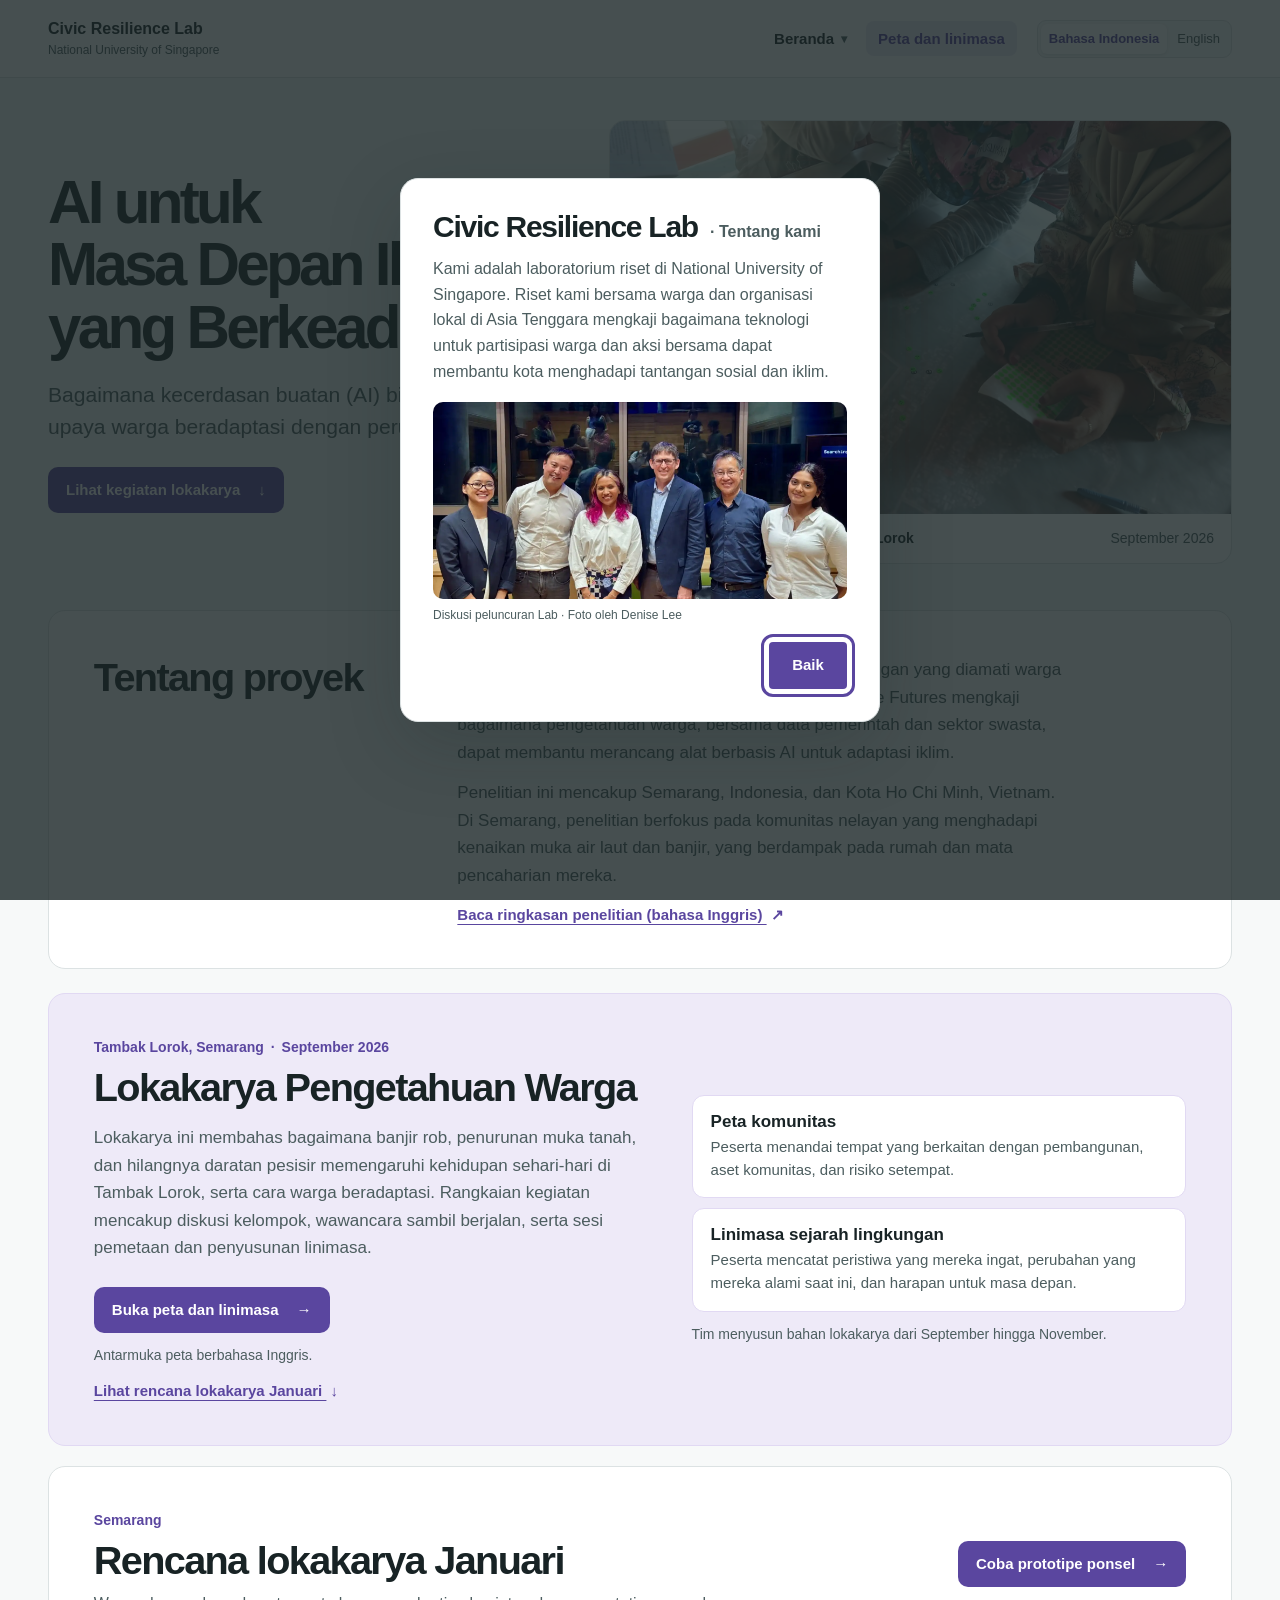
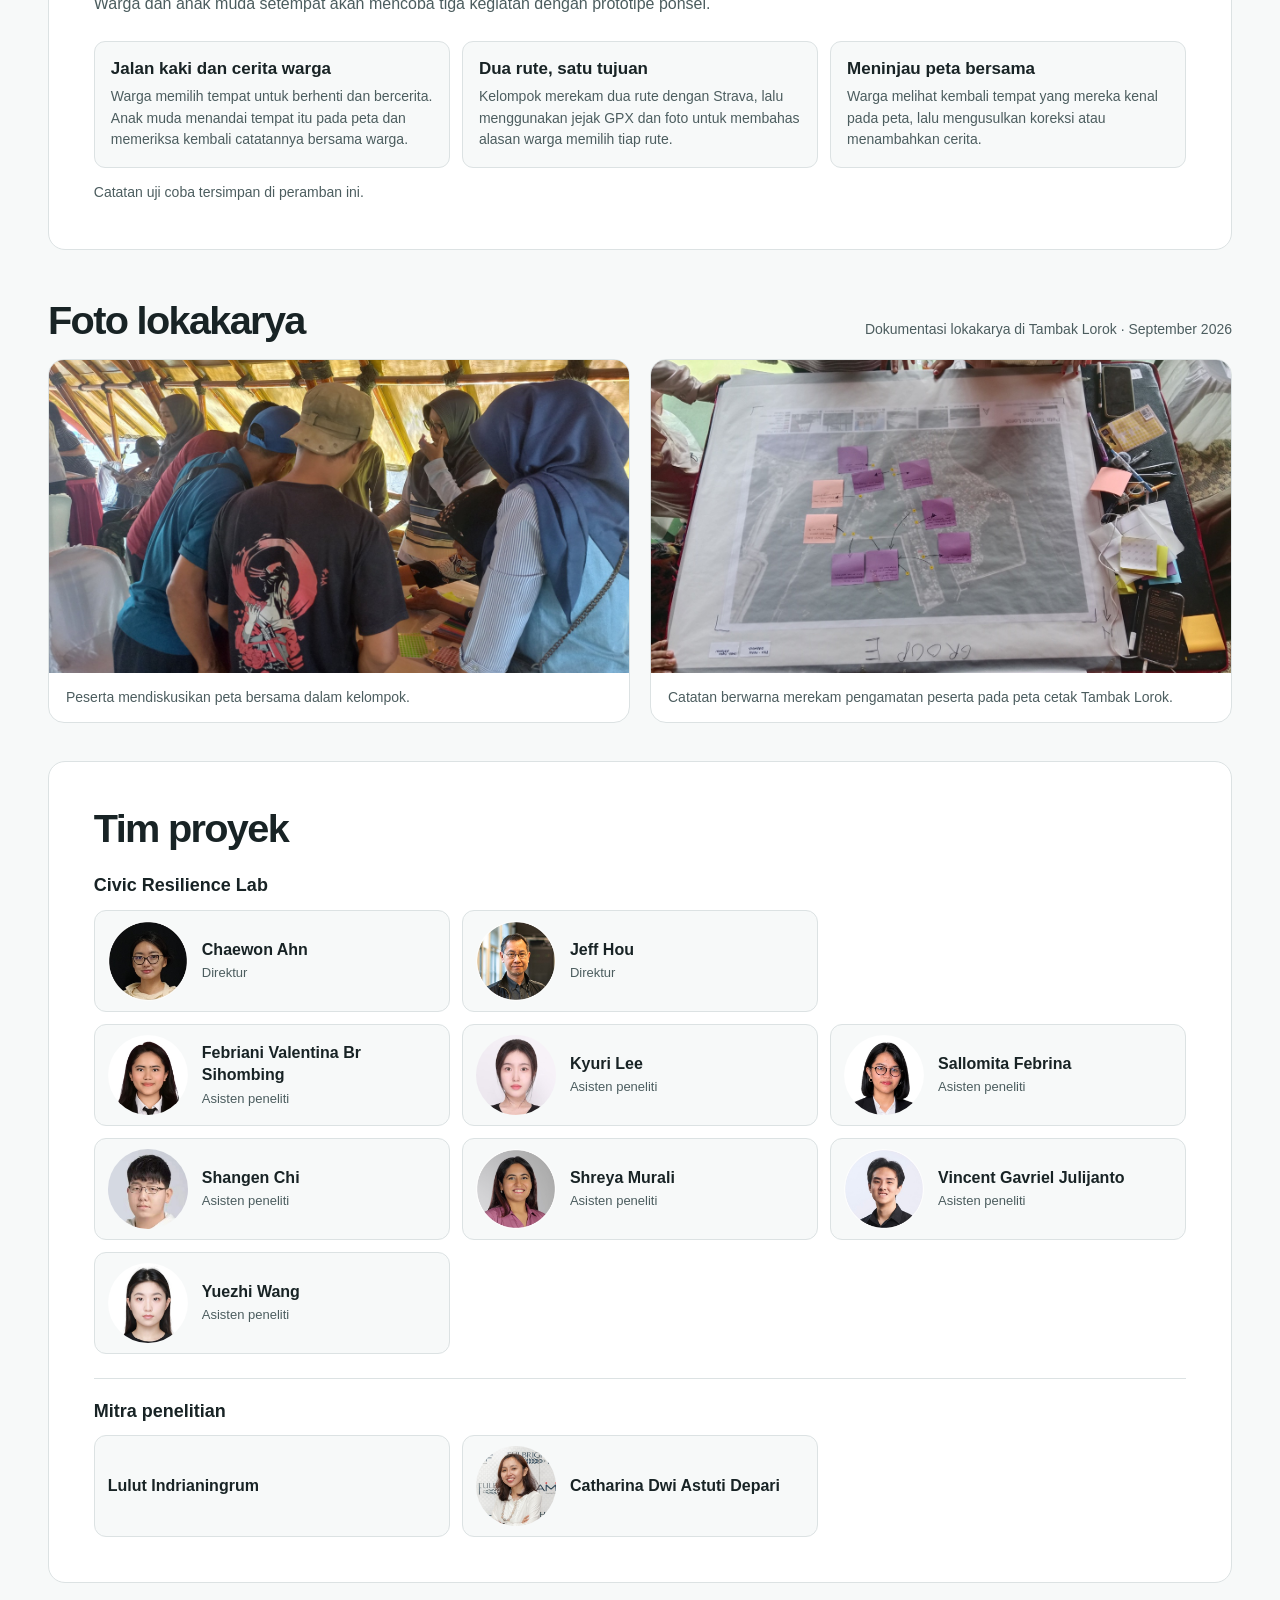
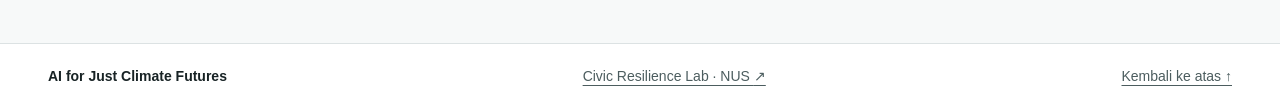
<file: index.html>
<!doctype html>
<html lang="id">
<head>
  <meta charset="utf-8">
  <meta name="viewport" content="width=device-width, initial-scale=1">
  <meta name="description" content="Proyek AI for Just Climate Futures mengkaji peran pengetahuan warga dalam pengembangan AI untuk adaptasi iklim, dengan kegiatan lapangan di Tambak Lorok, Semarang.">
  <title>AI untuk Masa Depan Iklim yang Berkeadilan</title>
  <link rel="stylesheet" href="styles.css">
  <link rel="alternate" hreflang="id" href="./">
  <link rel="alternate" hreflang="en" href="en.html">
  <script defer src="language.js"></script>
  <script defer src="lab-intro.js"></script>
  <script defer src="home-menu.js"></script>
</head>
<body id="top">
  <a class="skip-link" href="#main">Langsung ke isi utama</a>
  <header class="masthead">
    <div class="page-width masthead-inner">
      <a class="lab-name" href="https://nuscivicresilience.org/" lang="en" hreflang="en">
        Civic Resilience Lab
        <span>National University of Singapore</span>
      </a>
      <div class="header-actions">
        <nav class="main-nav" aria-label="Navigasi utama">
          <div class="home-menu">
            <a class="home-link" href="#top">Beranda <span aria-hidden="true">▾</span></a>
            <button class="home-menu-toggle" type="button" aria-controls="home-sections" aria-expanded="false">
              Beranda <span aria-hidden="true">▾</span>
            </button>
            <ul class="home-dropdown" id="home-sections" role="list">
              <li><a href="#about">Tentang</a></li>
              <li><a href="#workshop">Lokakarya</a></li>
              <li><a href="#photos">Foto</a></li>
              <li><a href="#team">Tim</a></li>
            </ul>
          </div>
          <a class="map-nav-link" href="map/" hreflang="en">Peta dan linimasa</a>
        </nav>
        <nav class="language-switch" aria-label="Bahasa situs">
          <span aria-current="page">Bahasa Indonesia</span>
          <a href="en.html" lang="en" hreflang="en">English</a>
        </nav>
      </div>
    </div>
  </header>

  <main id="main" class="page-width">
    <section class="hero" aria-labelledby="project-title">
      <div class="hero-copy">
        <h1 id="project-title"><span>AI untuk</span> <span>Masa Depan Iklim</span> <span>yang Berkeadilan</span></h1>
        <p>Bagaimana kecerdasan buatan (AI) bisa mendukung upaya warga beradaptasi dengan perubahan iklim?</p>
        <a class="primary-link" href="#workshop">Lihat kegiatan lokakarya <span aria-hidden="true">↓</span></a>
      </div>
      <figure class="hero-photo">
        <img src="photos/mapping-together.jpg" alt="Peserta lokakarya bekerja bersama di sekeliling peta cetak dengan catatan berwarna" fetchpriority="high">
        <figcaption>
          <span>Pemetaan bersama warga di Tambak Lorok</span>
          <time datetime="2026-09">September 2026</time>
        </figcaption>
      </figure>
    </section>

    <section class="section about" id="about" aria-labelledby="about-title">
      <h2 id="about-title">Tentang proyek</h2>
      <div class="prose">
        <p>Catatan resmi tidak selalu mencakup perubahan lingkungan yang diamati warga dan cara mereka beradaptasi. Proyek <span lang="en">AI for Just Climate Futures</span> mengkaji bagaimana pengetahuan warga, bersama data pemerintah dan sektor swasta, dapat membantu merancang alat berbasis AI untuk adaptasi iklim.</p>
        <p>Penelitian ini mencakup Semarang, Indonesia, dan Kota Ho Chi Minh, Vietnam. Di Semarang, penelitian berfokus pada komunitas nelayan yang menghadapi kenaikan muka air laut dan banjir, yang berdampak pada rumah dan mata pencaharian mereka.</p>
        <a class="text-link" href="https://nuscivicresilience.org/ai-for-just-climate-futures/" hreflang="en">Baca ringkasan penelitian (bahasa Inggris) <span aria-hidden="true">↗</span></a>
      </div>
    </section>

    <section class="section workshop" id="workshop" aria-labelledby="workshop-title">
      <div class="workshop-copy">
        <p class="section-meta">Tambak Lorok, Semarang <span aria-hidden="true">·</span> September 2026</p>
        <h2 id="workshop-title">Lokakarya Pengetahuan Warga</h2>
        <p class="workshop-description">Lokakarya ini membahas bagaimana banjir rob, penurunan muka tanah, dan hilangnya daratan pesisir memengaruhi kehidupan sehari-hari di Tambak Lorok, serta cara warga beradaptasi. Rangkaian kegiatan mencakup diskusi kelompok, wawancara sambil berjalan, serta sesi pemetaan dan penyusunan linimasa.</p>
        <a class="primary-link" href="map/" hreflang="en">Buka peta dan linimasa <span aria-hidden="true">→</span></a>
        <p class="map-language-note">Antarmuka peta berbahasa Inggris.</p>
        <p><a class="text-link" href="#january-workshop">Lihat rencana lokakarya Januari <span aria-hidden="true">↓</span></a></p>
      </div>
      <div>
        <dl class="workshop-methods">
          <div>
            <dt>Peta komunitas</dt>
            <dd>Peserta menandai tempat yang berkaitan dengan pembangunan, aset komunitas, dan risiko setempat.</dd>
          </div>
          <div>
            <dt>Linimasa sejarah lingkungan</dt>
            <dd>Peserta mencatat peristiwa yang mereka ingat, perubahan yang mereka alami saat ini, dan harapan untuk masa depan.</dd>
          </div>
        </dl>
        <p class="workshop-source">Tim menyusun bahan lokakarya dari September hingga November.</p>
      </div>
    </section>

    <section class="section january-workshop" id="january-workshop" aria-labelledby="january-title">
      <div class="january-heading">
        <div>
          <p class="section-meta">Semarang</p>
          <h2 id="january-title">Rencana lokakarya Januari</h2>
          <p class="january-intro">Warga dan anak muda setempat akan mencoba tiga kegiatan dengan prototipe ponsel.</p>
        </div>
        <a class="primary-link" href="walking-interview/">Coba prototipe ponsel <span aria-hidden="true">→</span></a>
      </div>
      <ul class="january-activities" role="list">
        <li>
          <h3>Jalan kaki dan cerita warga</h3>
          <p>Warga memilih tempat untuk berhenti dan bercerita. Anak muda menandai tempat itu pada peta dan memeriksa kembali catatannya bersama warga.</p>
        </li>
        <li>
          <h3>Dua rute, satu tujuan</h3>
          <p>Kelompok merekam dua rute dengan Strava, lalu menggunakan jejak GPX dan foto untuk membahas alasan warga memilih tiap rute.</p>
        </li>
        <li>
          <h3>Meninjau peta bersama</h3>
          <p>Warga melihat kembali tempat yang mereka kenal pada peta, lalu mengusulkan koreksi atau menambahkan cerita.</p>
        </li>
      </ul>
      <p class="january-note">Catatan uji coba tersimpan di peramban ini.</p>
    </section>

    <section class="photos" id="photos" aria-labelledby="photos-title">
      <div class="section-heading">
        <h2 id="photos-title">Foto lokakarya</h2>
        <p>Dokumentasi lokakarya di Tambak Lorok · September 2026</p>
      </div>
      <div class="photo-grid">
        <figure>
          <img src="photos/group-discussion.jpg" alt="Peserta berkumpul di sekeliling meja di tempat lokakarya" loading="lazy">
          <figcaption>Peserta mendiskusikan peta bersama dalam kelompok.</figcaption>
        </figure>
        <figure>
          <img src="photos/annotated-map.jpg" alt="Peta udara cetak dengan catatan lokakarya berwarna ungu dan jingga" loading="lazy">
          <figcaption>Catatan berwarna merekam pengamatan peserta pada peta cetak Tambak Lorok.</figcaption>
        </figure>
      </div>
    </section>

    <section class="section team" id="team" aria-labelledby="team-title">
      <h2 id="team-title">Tim proyek</h2>
      <div class="team-group">
        <h3 lang="en">Civic Resilience Lab</h3>
        <ul class="team-grid" role="list">
          <li class="team-member">
            <img src="photos/team/chaewon-ahn.jpg" alt="" loading="lazy">
            <div>
              <span>Chaewon Ahn</span>
              <span class="team-role">Direktur</span>
            </div>
          </li>
          <li class="team-member">
            <img src="photos/team/jeff-hou.jpg" alt="" loading="lazy">
            <div>
              <span>Jeff Hou</span>
              <span class="team-role">Direktur</span>
            </div>
          </li>
        </ul>

        <ul class="team-grid" role="list">
          <li class="team-member">
            <img src="photos/team/febriani-valentina-br-sihombing.jpg" alt="" loading="lazy">
            <div>
              <span>Febriani Valentina Br Sihombing</span>
              <span class="team-role">Asisten peneliti</span>
            </div>
          </li>
          <li class="team-member">
            <img src="photos/team/kyuri-lee.jpg" alt="" loading="lazy">
            <div>
              <span>Kyuri Lee</span>
              <span class="team-role">Asisten peneliti</span>
            </div>
          </li>
          <li class="team-member">
            <img src="photos/team/sallomita-febrina.jpg" alt="" loading="lazy">
            <div>
              <span>Sallomita Febrina</span>
              <span class="team-role">Asisten peneliti</span>
            </div>
          </li>
          <li class="team-member">
            <img src="photos/team/shangen-chi.jpg" alt="" loading="lazy">
            <div>
              <span>Shangen Chi</span>
              <span class="team-role">Asisten peneliti</span>
            </div>
          </li>
          <li class="team-member">
            <img src="photos/team/shreya-murali.jpg" alt="" loading="lazy">
            <div>
              <span>Shreya Murali</span>
              <span class="team-role">Asisten peneliti</span>
            </div>
          </li>
          <li class="team-member">
            <img src="photos/team/vincent-gavriel-julijanto.jpg" alt="" loading="lazy">
            <div>
              <span>Vincent Gavriel Julijanto</span>
              <span class="team-role">Asisten peneliti</span>
            </div>
          </li>
          <li class="team-member">
            <img src="photos/team/yuezhi-wang.jpg" alt="" loading="lazy">
            <div>
              <span>Yuezhi Wang</span>
              <span class="team-role">Asisten peneliti</span>
            </div>
          </li>
        </ul>
      </div>
      <div class="team-group">
        <h3>Mitra penelitian</h3>
        <ul class="team-grid" role="list">
          <li class="team-member"><span>Lulut Indrianingrum</span></li>
          <li class="team-member"><img src="photos/team/catharina-dwi-astuti-depari.jpg" alt="" loading="lazy"><span>Catharina Dwi Astuti Depari</span></li>
        </ul>
      </div>
    </section>
  </main>

  <footer class="site-footer">
    <div class="page-width footer-inner">
      <p lang="en">AI for Just Climate Futures</p>
      <a href="https://nuscivicresilience.org/" lang="en" hreflang="en">Civic Resilience Lab · NUS <span aria-hidden="true">↗</span></a>
      <a href="#top">Kembali ke atas <span aria-hidden="true">↑</span></a>
    </div>
  </footer>

  <dialog class="lab-intro" id="lab-intro" aria-labelledby="lab-intro-title" aria-describedby="lab-intro-copy">
    <h2 id="lab-intro-title"><span lang="en">Civic Resilience Lab</span> <span class="lab-intro-about">· Tentang kami</span></h2>
    <p id="lab-intro-copy">Kami adalah laboratorium riset di <span lang="en">National University of Singapore</span>. Riset kami bersama warga dan organisasi lokal di Asia Tenggara mengkaji bagaimana teknologi untuk partisipasi warga dan aksi bersama dapat membantu kota menghadapi tantangan sosial dan iklim.</p>
    <figure class="lab-intro-photo">
      <img src="photos/lab-launch.webp" alt="Pembicara dan penyelenggara berkumpul dalam diskusi peluncuran Civic Resilience Lab">
      <figcaption>Diskusi peluncuran Lab · Foto oleh Denise Lee</figcaption>
    </figure>
    <form method="dialog">
      <button class="primary-link" type="submit" autofocus>Baik</button>
    </form>
  </dialog>
</body>
</html>
</file>
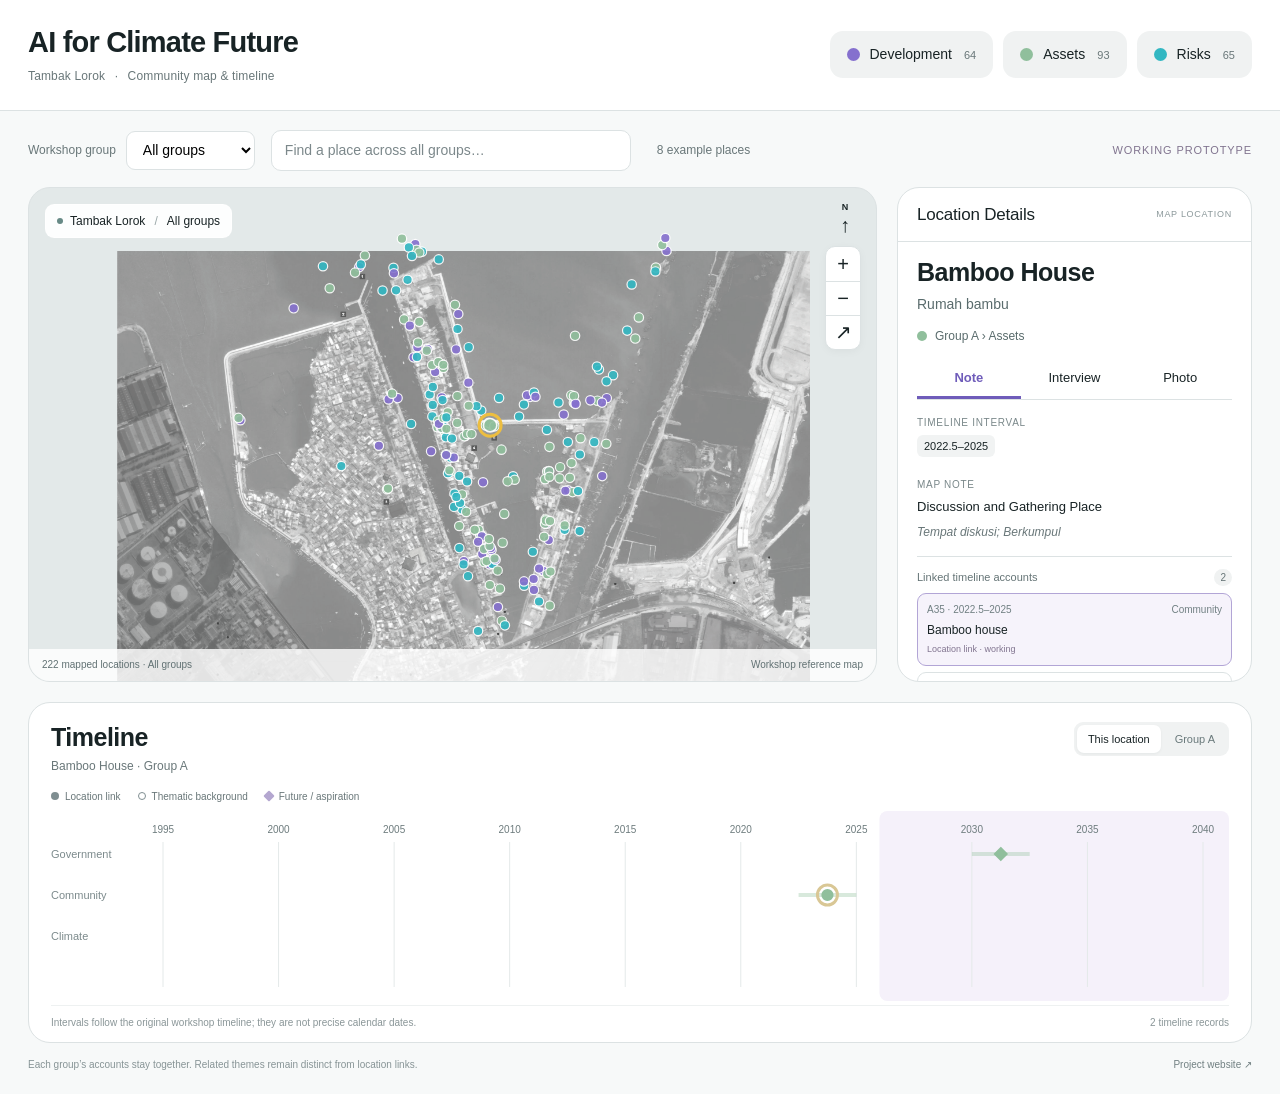
<file: map/index.html>
<!doctype html>
<html lang="en">
<head>
  <meta charset="utf-8">
  <meta name="viewport" content="width=device-width,initial-scale=1">
  <meta name="description" content="Tambak Lorok community mapping: places, community accounts and a shared timeline.">
  <title>AI for Climate Future · Tambak Lorok</title>
  <link rel="stylesheet" href="styles.css">
  <link rel="icon" href="data:,">
  <script defer src="config.js"></script>
  <script defer src="../data/atlas-data.js"></script>
  <script defer src="core.js"></script>
  <script defer src="app.js"></script>
</head>
<body>
  <header class="site-header">
    <div class="brand"><h1>AI for Climate Future</h1><p>Tambak Lorok <span>·</span> Community map &amp; timeline</p></div>
    <nav class="layer-controls" aria-label="Map layers">
      <button type="button" class="layer-chip" data-layer="Development" aria-pressed="true"><span class="dot development"></span>Development <span class="chip-count" id="count-Development"></span></button>
      <button type="button" class="layer-chip" data-layer="Assets" aria-pressed="true"><span class="dot assets"></span>Assets <span class="chip-count" id="count-Assets"></span></button>
      <button type="button" class="layer-chip" data-layer="Risks" aria-pressed="true"><span class="dot risks"></span>Risks <span class="chip-count" id="count-Risks"></span></button>
    </nav>
  </header>
  <main>
    <div class="workspace-toolbar">
      <div class="group-field">
        <label for="group">Workshop group</label>
        <select id="group" aria-label="Workshop group">
          <option value="all" selected>All groups</option>
          <option value="A">Group A</option>
          <option value="B">Group B</option>
          <option value="C">Group C</option>
          <option value="D">Group D</option>
          <option value="E">Group E</option>
        </select>
      </div>
      <div class="place-search"><label class="sr-only" for="place-search">Find a place</label><input id="place-search" type="search" placeholder="Find a place in Group A…" autocomplete="off" aria-controls="search-results"><div id="search-results" class="search-results" hidden></div></div>
      <button id="sample-toggle" class="quiet-button" type="button" aria-pressed="false">8 example places</button>
      <span class="prototype-label">Working prototype</span>
    </div>
    <div class="workspace-grid">
      <section class="map-card" aria-label="Community map">
        <div id="map" class="map-viewport" aria-label="Geographic map of Tambak Lorok">
          <img id="reference-basemap" class="reference-basemap" src="assets/reference-basemap.jpg" alt="Workshop reference basemap of Tambak Lorok" draggable="false">
          <svg id="map-markers" class="map-markers" aria-label="Mapped places"></svg>
          <div id="mapbox-container" hidden></div>
        </div>
        <div class="map-location-label"><span class="map-location-dot"></span>Tambak Lorok <span class="map-separator">/</span> <span id="map-group-label">All groups</span></div>
        <div class="map-controls" aria-label="Map controls"><button id="zoom-in" aria-label="Zoom in" type="button">+</button><button id="zoom-out" aria-label="Zoom out" type="button">−</button><button id="fit-map" aria-label="Show all visible locations" type="button">↗</button></div>
        <div class="north-arrow" aria-hidden="true">N<span>↑</span></div>
        <div id="map-tooltip" class="map-tooltip" hidden></div>
        <div id="map-empty" class="map-empty" hidden>No layers selected. Turn on a layer to see its places.</div>
        <div class="map-bottom"><span id="map-status">222 mapped locations</span><span id="map-source">Workshop reference map</span></div>
      </section>
      <aside class="detail-card" aria-live="polite" aria-label="Location details">
        <div class="panel-heading"><h2 id="detail-heading">Location Details</h2><span class="small-caps" id="selection-type">MAP LOCATION</span></div>
        <div id="detail" class="detail-body"></div>
      </aside>
    </div>
    <section class="timeline-card" aria-label="Community timeline">
      <div class="timeline-heading"><div><h2>Timeline</h2><p id="timeline-subtitle">Community accounts connected to this place</p></div><div class="timeline-view" role="group" aria-label="Timeline scope"><button id="location-view" type="button" aria-pressed="true">This location</button><button id="group-view" type="button" aria-pressed="false">Group A</button></div></div>
      <div class="timeline-legend"><span><i class="legend-location"></i>Location link</span><span><i class="legend-theme"></i>Thematic background</span><span><i class="legend-future"></i>Future / aspiration</span></div>
      <p class="timeline-pan-hint">Swipe sideways to explore the years ↔</p>
      <div id="timeline-empty" class="empty-timeline" hidden></div>
      <div class="timeline-scroll"><svg id="timeline" role="group" aria-label="Workshop timeline"></svg></div>
      <div id="undated-notes" class="undated-notes" hidden></div>
      <div class="timeline-foot"><span>Intervals follow the original workshop timeline; they are not precise calendar dates.</span><span id="timeline-count"></span></div>
    </section>
    <footer class="page-footer"><span>Each group’s accounts stay together. Related themes remain distinct from location links.</span><a href="../en.html">Project website ↗</a></footer>
  </main>
  <noscript>This interactive prototype needs JavaScript enabled.</noscript>
</body>
</html>
</file>
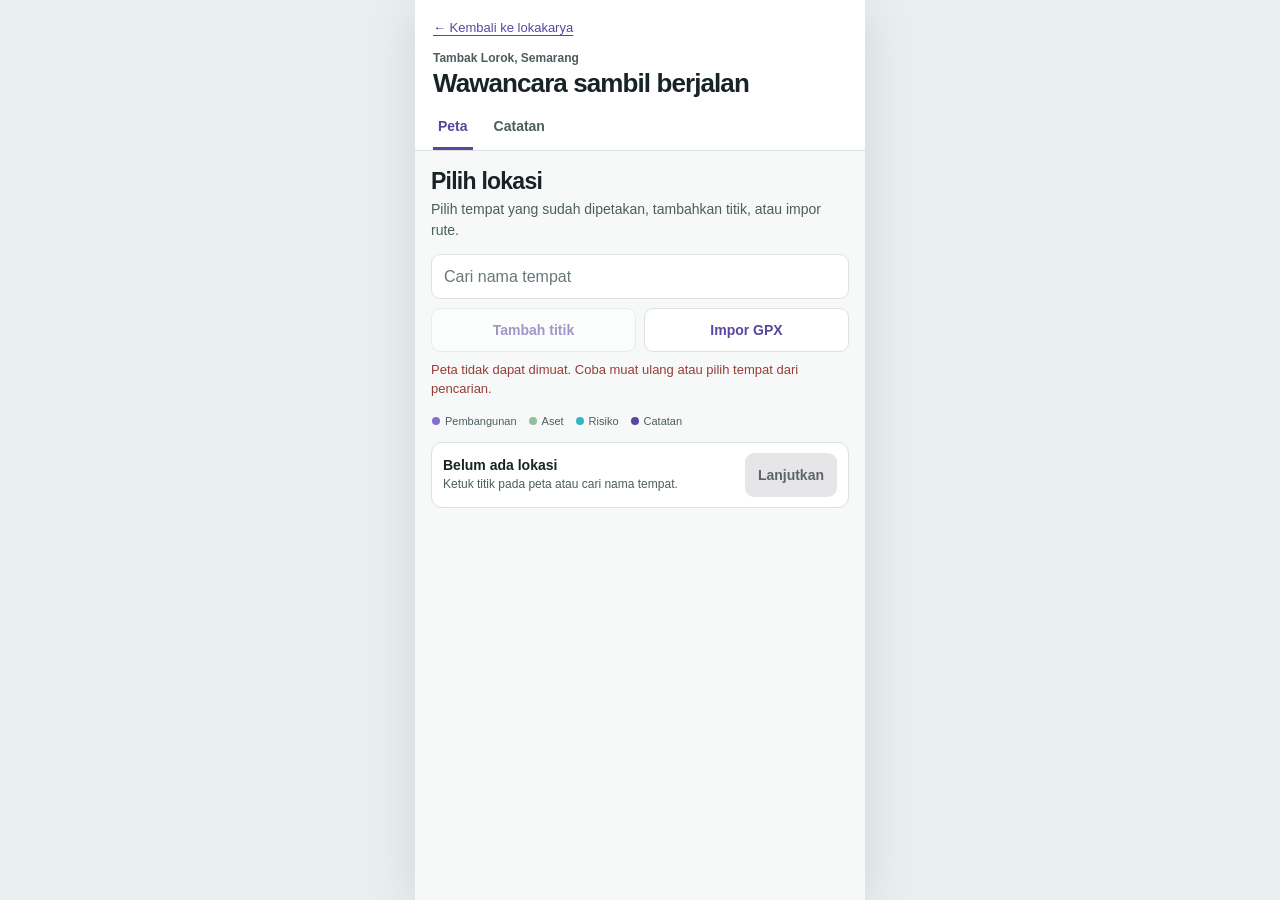
<file: walking-interview/index.html>
<!doctype html>
<html lang="id">
<head>
  <meta charset="utf-8">
  <meta name="viewport" content="width=device-width, initial-scale=1">
  <meta name="description" content="Prototipe pencatatan wawancara sambil berjalan di Tambak Lorok.">
  <title>Wawancara sambil berjalan · Tambak Lorok</title>
  <link rel="icon" href="data:,">
  <link rel="stylesheet" href="styles.css">
  <script defer src="../map/config.js"></script>
  <script defer src="../data/atlas-data.js"></script>
  <script type="module" src="app.js"></script>
</head>
<body>
  <div class="app-shell">
    <header class="app-header">
      <a class="workshop-return" id="workshop-return" href="../#january-workshop">← Kembali ke lokakarya</a>
      <p class="location">Tambak Lorok, Semarang</p>
      <h1>Wawancara sambil berjalan</h1>
      <nav class="main-nav" aria-label="Navigasi prototipe">
        <button type="button" id="nav-map" aria-pressed="true">Peta</button>
        <button type="button" id="nav-records" aria-pressed="false">Catatan <span id="record-count" class="record-count" hidden></span></button>
      </nav>
    </header>

    <main>
      <section id="screen-map" class="screen" aria-labelledby="map-title">
        <div class="screen-heading">
          <h2 id="map-title" tabindex="-1">Pilih lokasi</h2>
          <p>Pilih tempat yang sudah dipetakan, tambahkan titik, atau impor rute.</p>
        </div>
        <div class="place-search">
          <label class="sr-only" for="place-search">Cari nama tempat</label>
          <input type="search" id="place-search" placeholder="Cari nama tempat" autocomplete="off">
          <ul id="search-results" class="search-results" aria-label="Hasil pencarian" hidden></ul>
        </div>
        <div class="actions map-actions">
          <button type="button" class="button secondary" id="add-point" aria-pressed="false" disabled>Tambah titik</button>
          <button type="button" class="button secondary" data-file="gpx-file">Impor GPX</button>
        </div>
        <input type="file" id="gpx-file" accept=".gpx,application/gpx+xml" hidden>
        <p class="message" id="map-message" role="status">Memuat peta…</p>
        <div class="map-card">
          <div id="field-map" aria-label="Peta interaktif Tambak Lorok" role="region"></div>
        </div>
        <ul class="map-legend" aria-label="Legenda peta" role="list">
          <li><span class="legend-dot development"></span>Pembangunan</li>
          <li><span class="legend-dot assets"></span>Aset</li>
          <li><span class="legend-dot risks"></span>Risiko</li>
          <li><span class="legend-dot saved"></span>Catatan</li>
        </ul>
        <div id="draft-route" class="selection-card" hidden>
          <div><strong id="draft-route-name"></strong><small id="draft-route-size"></small></div>
          <button type="button" class="quiet-button" id="remove-route">Hapus rute</button>
        </div>
        <div class="selection-card">
          <div>
            <strong id="selection-name">Belum ada lokasi</strong>
            <small id="selection-meta">Ketuk titik pada peta atau cari nama tempat.</small>
          </div>
          <button class="button primary" type="button" id="start-note" disabled>Lanjutkan</button>
        </div>
      </section>

      <section id="screen-form" class="screen" aria-labelledby="form-title" hidden>
        <button type="button" class="back-button" id="back-to-map">← Peta</button>
        <div class="screen-heading">
          <h2 id="form-title" tabindex="-1">Catat cerita</h2>
          <p id="form-place"></p>
        </div>
        <form id="capture-form">
          <label id="place-name-field" class="field" hidden>
            <span>Nama tempat <small>opsional</small></span>
            <input name="placeName" maxlength="120" placeholder="Misalnya, dermaga lama">
          </label>
          <label class="field">
            <span>Ingatan warga</span>
            <textarea name="memory" rows="4" placeholder="Apa yang warga ingat tentang tempat ini?"></textarea>
          </label>
          <label class="field">
            <span>Waktu kejadian <small>opsional</small></span>
            <input name="eventTime" maxlength="100" placeholder="Misalnya, sekitar tahun 2015">
          </label>
          <label class="field">
            <span>Komentar Anda <small>opsional</small></span>
            <textarea name="comment" rows="3" placeholder="Apa yang Anda amati saat berkunjung?"></textarea>
          </label>
          <label class="field">
            <span>Kelompok pencatat <small>opsional</small></span>
            <input name="recorderGroup" maxlength="80" placeholder="Nama atau kode kelompok">
          </label>
          <fieldset class="media-fieldset">
            <legend>Foto dan audio</legend>
            <div class="actions media-actions">
              <button type="button" class="button secondary" data-file="camera-file">Ambil foto</button>
              <button type="button" class="button secondary" data-file="photo-files">Pilih foto</button>
              <button type="button" class="button secondary" id="record-audio" aria-pressed="false">Rekam audio</button>
              <button type="button" class="button secondary" data-file="audio-files">Pilih audio</button>
            </div>
            <input type="file" id="camera-file" accept="image/*" capture="environment" hidden>
            <input type="file" id="photo-files" accept="image/*" multiple hidden>
            <input type="file" id="audio-files" accept="audio/*,.m4a,.aac,.wav,.mp3,.ogg,.webm" multiple hidden>
            <p class="message" id="media-message" role="status" hidden></p>
            <div id="draft-attachments" class="attachments"></div>
          </fieldset>
          <p class="message error" id="form-error" role="alert" hidden></p>
          <button type="submit" class="button primary full-width" id="review-note">Periksa catatan</button>
        </form>
      </section>

      <section id="screen-review" class="screen" aria-labelledby="review-title" hidden>
        <button type="button" class="back-button" id="edit-note">← Ubah catatan</button>
        <div class="screen-heading">
          <h2 id="review-title" tabindex="-1">Periksa catatan</h2>
          <p>Periksa lokasi, isi, dan lampiran sebelum menyimpan.</p>
        </div>
        <div id="review-content"></div>
        <p class="message" id="save-status" role="status" hidden></p>
        <button type="button" class="button primary full-width" id="save-note">Simpan catatan</button>
      </section>

      <section id="screen-records" class="screen" aria-labelledby="records-title" hidden>
        <div class="screen-heading">
          <h2 id="records-title" tabindex="-1">Catatan tersimpan</h2>
          <p>Catatan dan lampiran tersimpan di peramban ini.</p>
        </div>
        <p class="empty-card" id="empty-records">Belum ada catatan tersimpan.</p>
        <p class="message error" id="records-error" role="alert" hidden></p>
        <ul class="record-list" id="records-list" role="list"></ul>
      </section>

      <section id="screen-detail" class="screen" aria-labelledby="detail-title" hidden>
        <button type="button" class="back-button" id="back-to-records">← Catatan</button>
        <div class="screen-heading">
          <h2 id="detail-title" tabindex="-1">Catatan tersimpan</h2>
          <p id="detail-status" role="status" hidden></p>
        </div>
        <div id="detail-content"></div>
        <button type="button" class="button primary full-width" id="show-record-map">Lihat di peta</button>
      </section>
    </main>
  </div>
</body>
</html>
</file>
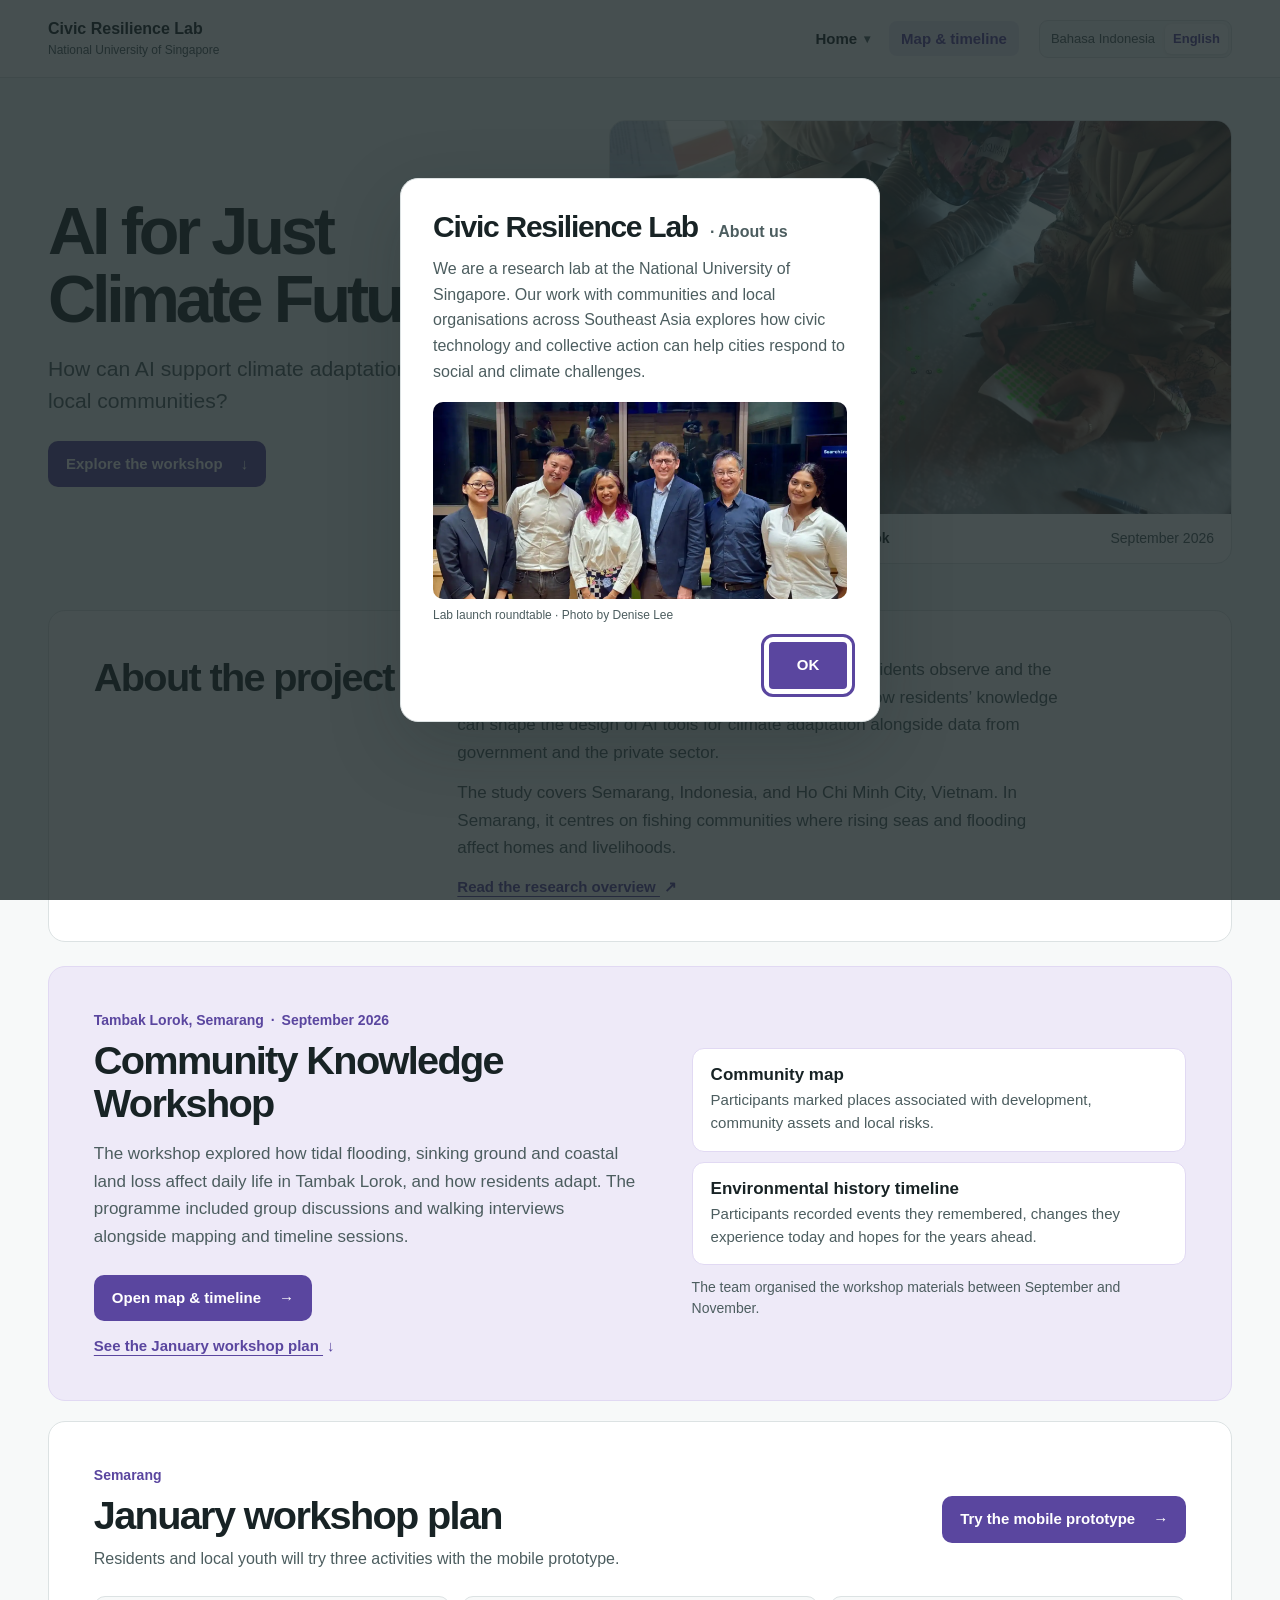
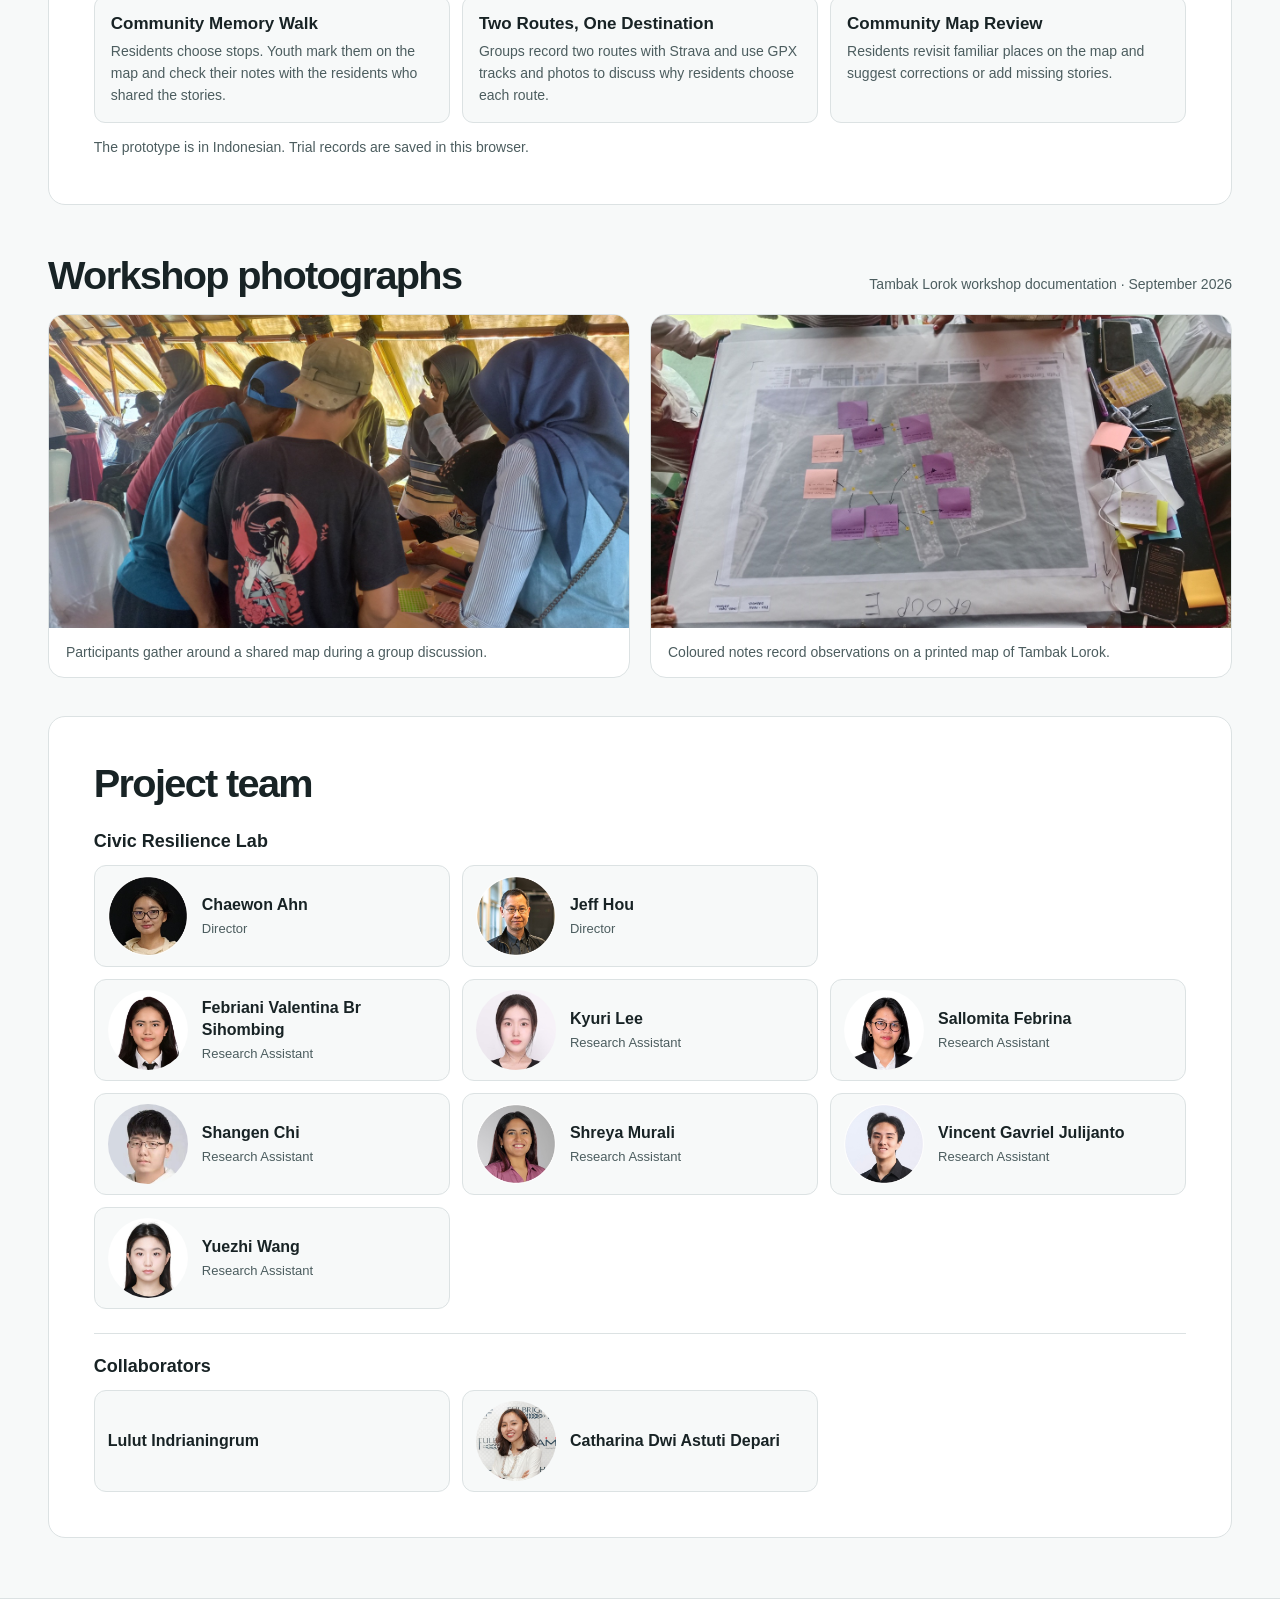
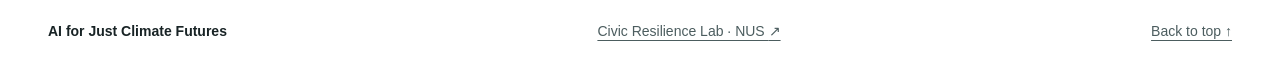
<file: en.html>
<!doctype html>
<html lang="en">
<head>
  <meta charset="utf-8">
  <meta name="viewport" content="width=device-width, initial-scale=1">
  <meta name="description" content="AI for Just Climate Futures explores community participation in AI and climate adaptation, with fieldwork in Tambak Lorok, Semarang.">
  <title>AI for Just Climate Futures</title>
  <link rel="stylesheet" href="styles.css">
  <link rel="alternate" hreflang="id" href="./">
  <link rel="alternate" hreflang="en" href="en.html">
  <script defer src="language.js"></script>
  <script defer src="lab-intro.js"></script>
</head>
<body id="top">
  <a class="skip-link" href="#main">Skip to content</a>
  <header class="masthead">
    <div class="page-width masthead-inner">
      <a class="lab-name" href="https://nuscivicresilience.org/">
        Civic Resilience Lab
        <span>National University of Singapore</span>
      </a>
      <div class="header-actions">
        <nav class="main-nav" aria-label="Main navigation">
          <div class="home-menu">
            <a class="home-link" href="#top">Home <span aria-hidden="true">▾</span></a>
            <ul class="home-dropdown" role="list">
              <li><a href="#about">About</a></li>
              <li><a href="#workshop">Workshop</a></li>
              <li><a href="#photos">Photos</a></li>
              <li><a href="#team">Team</a></li>
            </ul>
          </div>
          <a class="map-nav-link" href="map/">Map &amp; timeline</a>
        </nav>
        <nav class="language-switch" aria-label="Site language">
          <a href="./" lang="id" hreflang="id">Bahasa Indonesia</a>
          <span aria-current="page">English</span>
        </nav>
      </div>
    </div>
  </header>

  <main id="main" class="page-width">
    <section class="hero" aria-labelledby="project-title">
      <div class="hero-copy">
        <h1 id="project-title"><span>AI for Just</span> <span>Climate Futures</span></h1>
        <p>How can AI support climate adaptation shaped by local communities?</p>
        <a class="primary-link" href="#workshop">Explore the workshop <span aria-hidden="true">↓</span></a>
      </div>
      <figure class="hero-photo">
        <img src="photos/mapping-together.jpg" alt="Workshop participants working around a printed map with coloured notes" fetchpriority="high">
        <figcaption>
          <span>Participatory mapping in Tambak Lorok</span>
          <time datetime="2026-09">September 2026</time>
        </figcaption>
      </figure>
    </section>

    <section class="section about" id="about" aria-labelledby="about-title">
      <h2 id="about-title">About the project</h2>
      <div class="prose">
        <p>Official records can miss the environmental changes residents observe and the ways they adapt. AI for Just Climate Futures explores how residents’ knowledge can shape the design of AI tools for climate adaptation alongside data from government and the private sector.</p>
        <p>The study covers Semarang, Indonesia, and Ho Chi Minh City, Vietnam. In Semarang, it centres on fishing communities where rising seas and flooding affect homes and livelihoods.</p>
        <a class="text-link" href="https://nuscivicresilience.org/ai-for-just-climate-futures/">Read the research overview <span aria-hidden="true">↗</span></a>
      </div>
    </section>

    <section class="section workshop" id="workshop" aria-labelledby="workshop-title">
      <div class="workshop-copy">
        <p class="section-meta">Tambak Lorok, Semarang <span aria-hidden="true">·</span> September 2026</p>
        <h2 id="workshop-title">Community Knowledge Workshop</h2>
        <p class="workshop-description">The workshop explored how tidal flooding, sinking ground and coastal land loss affect daily life in Tambak Lorok, and how residents adapt. The programme included group discussions and walking interviews alongside mapping and timeline sessions.</p>
        <a class="primary-link" href="map/">Open map &amp; timeline <span aria-hidden="true">→</span></a>
        <p><a class="text-link" href="#january-workshop">See the January workshop plan <span aria-hidden="true">↓</span></a></p>
      </div>
      <div>
        <dl class="workshop-methods">
          <div>
            <dt>Community map</dt>
            <dd>Participants marked places associated with development, community assets and local risks.</dd>
          </div>
          <div>
            <dt>Environmental history timeline</dt>
            <dd>Participants recorded events they remembered, changes they experience today and hopes for the years ahead.</dd>
          </div>
        </dl>
        <p class="workshop-source">The team organised the workshop materials between September and November.</p>
      </div>
    </section>

    <section class="section january-workshop" id="january-workshop" aria-labelledby="january-title">
      <div class="january-heading">
        <div>
          <p class="section-meta">Semarang</p>
          <h2 id="january-title">January workshop plan</h2>
          <p class="january-intro">Residents and local youth will try three activities with the mobile prototype.</p>
        </div>
        <a class="primary-link" href="walking-interview/?from=en" hreflang="id">Try the mobile prototype <span aria-hidden="true">→</span></a>
      </div>
      <ul class="january-activities" role="list">
        <li>
          <h3>Community Memory Walk</h3>
          <p>Residents choose stops. Youth mark them on the map and check their notes with the residents who shared the stories.</p>
        </li>
        <li>
          <h3>Two Routes, One Destination</h3>
          <p>Groups record two routes with Strava and use GPX tracks and photos to discuss why residents choose each route.</p>
        </li>
        <li>
          <h3>Community Map Review</h3>
          <p>Residents revisit familiar places on the map and suggest corrections or add missing stories.</p>
        </li>
      </ul>
      <p class="january-note">The prototype is in Indonesian. Trial records are saved in this browser.</p>
    </section>

    <section class="photos" id="photos" aria-labelledby="photos-title">
      <div class="section-heading">
        <h2 id="photos-title">Workshop photographs</h2>
        <p>Tambak Lorok workshop documentation · September 2026</p>
      </div>
      <div class="photo-grid">
        <figure>
          <img src="photos/group-discussion.jpg" alt="Participants gathering around a table in the workshop space" loading="lazy">
          <figcaption>Participants gather around a shared map during a group discussion.</figcaption>
        </figure>
        <figure>
          <img src="photos/annotated-map.jpg" alt="A printed aerial map with purple and orange workshop notes" loading="lazy">
          <figcaption>Coloured notes record observations on a printed map of Tambak Lorok.</figcaption>
        </figure>
      </div>
    </section>

    <section class="section team" id="team" aria-labelledby="team-title">
      <h2 id="team-title">Project team</h2>
            <div class="team-group">
        <h3>Civic Resilience Lab</h3>
        <ul class="team-grid" role="list">
          <li class="team-member">
            <img src="photos/team/chaewon-ahn.jpg" alt="" loading="lazy">
            <div>
              <span>Chaewon Ahn</span>
              <span class="team-role">Director</span>
            </div>
          </li>
          <li class="team-member">
            <img src="photos/team/jeff-hou.jpg" alt="" loading="lazy">
            <div>
              <span>Jeff Hou</span>
              <span class="team-role">Director</span>
            </div>
          </li>
        </ul>

        <ul class="team-grid" role="list">
          <li class="team-member">
            <img src="photos/team/febriani-valentina-br-sihombing.jpg" alt="" loading="lazy">
            <div>
              <span>Febriani Valentina Br Sihombing</span>
              <span class="team-role">Research Assistant</span>
            </div>
          </li>
          <li class="team-member">
            <img src="photos/team/kyuri-lee.jpg" alt="" loading="lazy">
            <div>
              <span>Kyuri Lee</span>
              <span class="team-role">Research Assistant</span>
            </div>
          </li>
          <li class="team-member">
            <img src="photos/team/sallomita-febrina.jpg" alt="" loading="lazy">
            <div>
              <span>Sallomita Febrina</span>
              <span class="team-role">Research Assistant</span>
            </div>
          </li>
          <li class="team-member">
            <img src="photos/team/shangen-chi.jpg" alt="" loading="lazy">
            <div>
              <span>Shangen Chi</span>
              <span class="team-role">Research Assistant</span>
            </div>
          </li>
          <li class="team-member">
            <img src="photos/team/shreya-murali.jpg" alt="" loading="lazy">
            <div>
              <span>Shreya Murali</span>
              <span class="team-role">Research Assistant</span>
            </div>
          </li>
          <li class="team-member">
            <img src="photos/team/vincent-gavriel-julijanto.jpg" alt="" loading="lazy">
            <div>
              <span>Vincent Gavriel Julijanto</span>
              <span class="team-role">Research Assistant</span>
            </div>
          </li>
          <li class="team-member">
            <img src="photos/team/yuezhi-wang.jpg" alt="" loading="lazy">
            <div>
              <span>Yuezhi Wang</span>
              <span class="team-role">Research Assistant</span>
            </div>
          </li>
        </ul>
      </div>
      <div class="team-group">
        <h3>Collaborators</h3>
        <ul class="team-grid" role="list">
          <li class="team-member"><span>Lulut Indrianingrum</span></li>
          <li class="team-member"><img src="photos/team/catharina-dwi-astuti-depari.jpg" alt="" loading="lazy"><span>Catharina Dwi Astuti Depari</span></li>
        </ul>
      </div>
    </section>
  </main>

  <footer class="site-footer">
    <div class="page-width footer-inner">
      <p>AI for Just Climate Futures</p>
      <a href="https://nuscivicresilience.org/">Civic Resilience Lab · NUS <span aria-hidden="true">↗</span></a>
      <a href="#top">Back to top <span aria-hidden="true">↑</span></a>
    </div>
  </footer>

  <dialog class="lab-intro" id="lab-intro" aria-labelledby="lab-intro-title" aria-describedby="lab-intro-copy">
    <h2 id="lab-intro-title">Civic Resilience Lab <span class="lab-intro-about">· About us</span></h2>
    <p id="lab-intro-copy">We are a research lab at the National University of Singapore. Our work with communities and local organisations across Southeast Asia explores how civic technology and collective action can help cities respond to social and climate challenges.</p>
    <figure class="lab-intro-photo">
      <img src="photos/lab-launch.webp" alt="Speakers and organisers gathered at the Civic Resilience Lab launch roundtable">
      <figcaption>Lab launch roundtable · Photo by Denise Lee</figcaption>
    </figure>
    <form method="dialog">
      <button class="primary-link" type="submit" autofocus>OK</button>
    </form>
  </dialog>
</body>
</html>
</file>
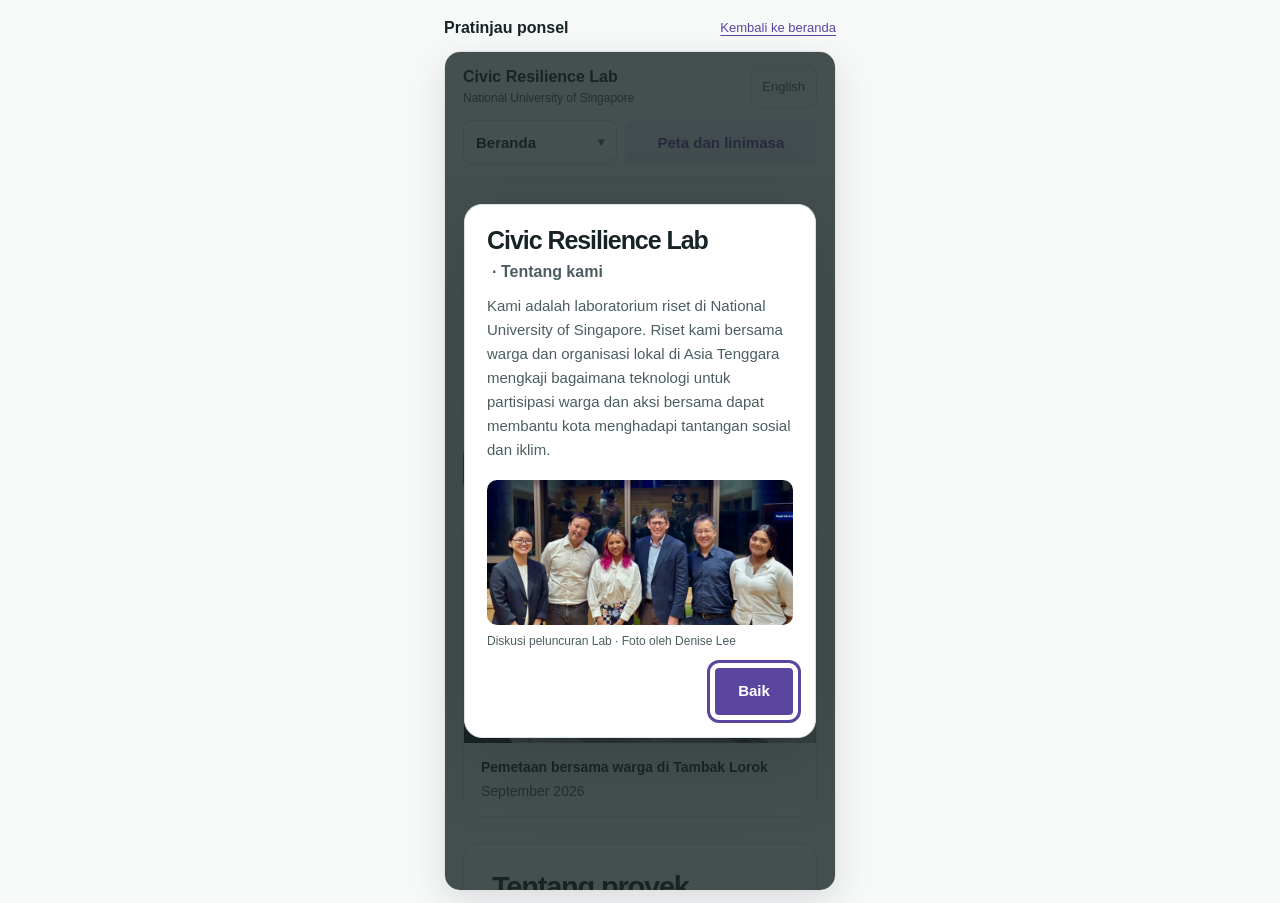
<file: mobile-preview.html>
<!doctype html>
<html lang="id">
<head>
  <meta charset="utf-8">
  <meta name="viewport" content="width=device-width, initial-scale=1">
  <title>Pratinjau ponsel · AI for Just Climate Futures</title>
  <link rel="stylesheet" href="styles.css">
  <style>
    body { padding: 12px; }

    .phone-preview { width: min(100%, 392px); margin-inline: auto; }

    .preview-bar {
      display: flex;
      flex-wrap: wrap;
      align-items: center;
      justify-content: space-between;
      gap: 8px;
      margin-bottom: 8px;
    }

    .preview-bar h1 { font-size: 16px; }

    .preview-bar a { padding-block: 8px; color: var(--accent); font-size: 13px; text-underline-offset: 3px; }

    .preview-screen {
      display: block;
      width: 100%;
      height: min(846px, calc(100dvh - 60px));
      min-height: 380px;
      border: 1px solid var(--line);
      border-radius: 16px;
      background: var(--surface);
      box-shadow: 0 12px 36px rgb(24 35 37 / 12%);
    }
  </style>
</head>
<body>
  <div class="phone-preview">
    <header class="preview-bar">
      <h1>Pratinjau ponsel</h1>
      <a href="./" target="phone-preview">Kembali ke beranda</a>
    </header>
    <iframe class="preview-screen" src="./" name="phone-preview" title="Situs proyek dalam tampilan ponsel"></iframe>
  </div>
</body>
</html>
</file>
<file: styles.css>
:root {
  --ink: #182325;
  --muted: #4c5d5f;
  --line: #dce2e3;
  --canvas: #f7f9f9;
  --surface: #fff;
  --accent: #5a469f;
  --lavender: #eeeaf8;
  font-family: Arial, Helvetica, sans-serif;
  color: var(--ink);
  background: var(--canvas);
  color-scheme: light;
}

* { box-sizing: border-box; }

body { margin: 0; }

h1, h2, p, figure, dl, dd { margin: 0; }

a { color: inherit; }

a:focus-visible, .lab-intro button:focus-visible, .home-menu-toggle:focus-visible {
  outline: 3px solid var(--accent);
  outline-offset: 5px;
  border-radius: 4px;
}

img { display: block; width: 100%; }

.page-width { width: min(1280px, calc(100% - 96px)); margin-inline: auto; }

.skip-link {
  position: absolute;
  inset: 12px auto auto 12px;
  z-index: 1;
  padding: 10px 16px;
  background: var(--surface);
  transform: translateY(-160%);
}

.skip-link:focus { transform: translateY(0); }

.masthead { background: var(--surface); border-bottom: 1px solid var(--line); }

.masthead-inner, .footer-inner {
  display: flex;
  flex-wrap: wrap;
  align-items: center;
  justify-content: space-between;
  gap: 16px 32px;
  padding-block: 19px;
}

.lab-name { font-weight: 700; font-size: 16px; line-height: 1.3; text-decoration: none; }

.lab-name span { display: block; margin-top: 3px; font-weight: 400; color: var(--muted); font-size: 12px; }

.header-actions { display: flex; flex-wrap: wrap; align-items: center; gap: 12px 20px; }

.main-nav { display: flex; flex-wrap: wrap; gap: 4px 7px; }

.main-nav a {
  padding: 9px 12px;
  border-radius: 8px;
  color: var(--muted);
  font-size: 15px;
  text-decoration: none;
}

.main-nav a:hover { color: var(--accent); background: var(--lavender); }

.home-menu { position: relative; }

.main-nav .home-link {
  display: flex;
  align-items: center;
  gap: 7px;
  color: var(--ink);
  font-weight: 700;
  white-space: nowrap;
}

.home-link span { color: var(--muted); font-size: 12px; }

.home-menu-toggle { display: none; }

.home-dropdown {
  display: none;
  position: absolute;
  inset: 100% auto auto 0;
  z-index: 10;
  min-width: 156px;
  margin: 0;
  padding: 6px;
  border: 1px solid var(--line);
  border-radius: 11px;
  background: var(--surface);
  box-shadow: 0 8px 22px rgb(24 35 37 / 13%);
  list-style: none;
}

.home-menu:hover .home-dropdown,
.home-menu:has(:focus-visible) .home-dropdown { display: block; }

.main-nav .home-dropdown a { display: block; white-space: nowrap; }

.main-nav .map-nav-link { color: var(--accent); background: var(--lavender); font-weight: 700; white-space: nowrap; }

.main-nav .map-nav-link:hover { background: #e3daf5; }

.language-switch {
  display: flex;
  align-items: center;
  gap: 2px;
  padding: 3px;
  border: 1px solid var(--line);
  border-radius: 9px;
  background: var(--canvas);
}

.language-switch a, .language-switch span {
  padding: 6px 8px;
  border-radius: 6px;
  color: var(--muted);
  font-size: 13px;
  line-height: 1.4;
  white-space: nowrap;
}

.language-switch a { text-decoration: none; }

.language-switch a:hover { color: var(--accent); text-decoration: underline; text-underline-offset: 3px; }

.language-switch [aria-current="page"] { background: var(--surface); color: var(--accent); font-weight: 700; box-shadow: 0 1px 3px #1823251a; }

main { padding-block: 42px 60px; }

.hero {
  display: grid;
  grid-template-columns: minmax(0, 0.9fr) minmax(0, 1.1fr);
  align-items: center;
  gap: clamp(28px, 4vw, 60px);
  margin-bottom: 46px;
}

.hero h1 { font-size: clamp(46px, 5.2vw, 76px); line-height: 1.02; letter-spacing: -0.062em; }

.hero h1:lang(id) { font-size: clamp(37px, 4.7vw, 68px); line-height: 1.04; }

.hero h1 span { display: block; }

.hero-copy p { max-width: 24em; margin-top: 20px; color: var(--muted); font-size: clamp(18px, 1.65vw, 23px); line-height: 1.48; }

.primary-link {
  display: inline-flex;
  align-items: center;
  gap: 18px;
  margin-top: 25px;
  padding: 13px 18px;
  border-radius: 10px;
  background: var(--accent);
  color: var(--surface);
  font-size: 15px;
  font-weight: 700;
  line-height: 1.35;
  text-decoration: none;
}

.primary-link:hover { background: #4b398b; }

html:has(.lab-intro[open]) { overflow: hidden; }

.lab-intro {
  position: fixed;
  inset: 0;
  width: min(480px, calc(100% - 36px));
  height: fit-content;
  max-height: calc(100% - 36px);
  margin: auto;
  padding: clamp(22px, 4vw, 32px);
  border: 1px solid var(--line);
  border-radius: 18px;
  background: var(--surface);
  color: var(--ink);
  box-shadow: 0 24px 72px rgb(24 35 37 / 22%);
}

.lab-intro::backdrop { background: rgb(24 35 37 / 80%); }

.lab-intro h2 { font-size: 30px; }

.lab-intro-about {
  display: inline-block;
  margin-left: 5px;
  color: var(--muted);
  font-size: 16px;
  font-weight: 600;
  letter-spacing: 0;
}

.lab-intro p { margin-top: 12px; color: var(--muted); font-size: 16px; line-height: 1.6; }

.lab-intro-photo { margin-top: 18px; }

.lab-intro-photo img {
  aspect-ratio: 2.1;
  object-fit: cover;
  object-position: center 46%;
  border-radius: 10px;
}

.lab-intro-photo figcaption { padding: 7px 0 0; font-size: 12px; }

.lab-intro form { display: flex; justify-content: flex-end; margin-top: 18px; }

.lab-intro .primary-link {
  justify-content: center;
  min-width: 78px;
  margin: 0;
  border: 0;
  font-family: inherit;
  cursor: pointer;
}

.hero-photo, .photo-grid figure {
  overflow: hidden;
  border: 1px solid var(--line);
  border-radius: 16px;
  background: var(--surface);
}

.hero-photo img { aspect-ratio: 1.58; object-fit: cover; object-position: center 58%; }

figcaption { padding: 14px 17px; color: var(--muted); font-size: 14px; line-height: 1.5; }

.hero-photo figcaption { display: flex; flex-wrap: wrap; justify-content: space-between; gap: 3px 18px; }

.hero-photo figcaption span { font-weight: 700; color: var(--ink); }

main section[id] { scroll-margin-top: 20px; }

.section {
  display: grid;
  grid-template-columns: minmax(220px, 0.6fr) minmax(0, 1.4fr);
  gap: 20px clamp(28px, 4vw, 64px);
  padding: clamp(28px, 3.5vw, 51px);
  border: 1px solid var(--line);
  border-radius: 17px;
  background: var(--surface);
}

h2 { font-size: clamp(29px, 3.1vw, 43px); line-height: 1.09; letter-spacing: -0.042em; }

.prose { max-width: 69ch; }

.prose p, .workshop-description { color: var(--muted); font-size: 17px; line-height: 1.62; }

.prose p + p { margin-top: 13px; }

.text-link { display: inline-block; margin-top: 16px; color: var(--accent); font-size: 15px; font-weight: 700; text-underline-offset: 4px; }

.text-link span { display: inline-block; margin-left: 4px; }

.workshop {
  grid-template-columns: minmax(0, 1.05fr) minmax(0, 0.95fr);
  align-items: center;
  margin-top: 24px;
  border-color: #e1d9f3;
  background: var(--lavender);
}

.section-meta { margin-bottom: 11px; font-size: 14px; font-weight: 700; color: var(--accent); }

.section-meta span { margin-inline: 3px; }

.workshop-description { margin-top: 15px; }

.workshop-methods { display: grid; gap: 10px; }

.workshop-methods div { padding: 16px 18px; border: 1px solid #e1d9f3; border-radius: 12px; background: var(--surface); }

.workshop-methods dt { margin-bottom: 3px; font-size: 17px; font-weight: 700; }

.workshop-methods dd { color: var(--muted); font-size: 15px; line-height: 1.55; }

.workshop-source, .map-language-note { margin-top: 12px; color: var(--muted); font-size: 14px; line-height: 1.5; }

.january-workshop { display: block; margin-top: 20px; }

.january-heading { display: flex; flex-wrap: wrap; align-items: center; justify-content: space-between; gap: 15px 24px; }

.january-intro { margin-top: 10px; color: var(--muted); font-size: 16px; line-height: 1.55; }

.january-heading .primary-link { margin-top: 0; }

.january-activities {
  display: grid;
  grid-template-columns: repeat(3, minmax(0, 1fr));
  gap: 12px;
  margin: 24px 0 0;
  padding: 0;
  list-style: none;
}

.january-activities li { padding: 16px; border: 1px solid var(--line); border-radius: 11px; background: var(--canvas); }

.january-activities h3 { margin: 0 0 6px; font-size: 17px; line-height: 1.3; }

.january-activities p, .january-note { color: var(--muted); font-size: 14px; line-height: 1.55; }

.january-note { margin-top: 14px; }

.photos { margin-block: 49px 38px; }

.section-heading { display: flex; flex-wrap: wrap; justify-content: space-between; align-items: baseline; gap: 10px 20px; margin-bottom: 17px; }

.section-heading p { color: var(--muted); font-size: 14px; line-height: 1.5; }

.photo-grid { display: grid; grid-template-columns: repeat(2, minmax(0, 1fr)); gap: 20px; }

.photo-grid img { aspect-ratio: 1.85; object-fit: cover; }

.team { display: block; }

.team-group { margin-top: 24px; }

.team-group + .team-group { padding-top: 21px; border-top: 1px solid var(--line); }

.team-group h3 { margin: 0 0 12px; font-size: 18px; line-height: 1.3; }

.team-grid {
  display: grid;
  grid-template-columns: repeat(3, minmax(0, 1fr));
  gap: 12px;
  margin: 0;
  padding: 0;
  list-style: none;
}

.team-member {
  display: flex;
  align-items: center;
  gap: 14px;
  min-height: 56px;
  padding: 10px 13px;
  border: 1px solid var(--line);
  border-radius: 12px;
  background: var(--canvas);
  font-size: 16px;
  font-weight: 700;
  line-height: 1.4;
}

.team-member img {
  flex: none;
  width: 80px;
  height: 80px;
  border-radius: 50%;
  object-fit: cover;
  object-position: center 42%;
}

.site-footer { border-top: 1px solid var(--line); background: var(--surface); }

.footer-inner { font-size: 14px; color: var(--muted); padding-block: 24px; }

.footer-inner p { color: var(--ink); font-weight: 700; }

.footer-inner a { text-underline-offset: 4px; }

.footer-inner a:hover { color: var(--accent); }

@media (max-width: 940px) {
  .team-grid { grid-template-columns: repeat(2, minmax(0, 1fr)); }
}

@media (max-width: 780px) {
  .page-width { width: calc(100% - 36px); }
  main { padding-block: 27px 38px; }
  .hero, .section { grid-template-columns: minmax(0, 1fr); }
  .hero { margin-bottom: 26px; }
  .january-activities { grid-template-columns: minmax(0, 1fr); }
  .main-nav { gap: 4px; }
  .main-nav a { padding-inline: 8px; }
}

@media (max-width: 780px), (hover: none) {
  .home-menu:has(> .home-menu-toggle) > .home-link,
  .home-menu:has(> .home-menu-toggle) > .home-dropdown { display: none; }

  .home-menu-toggle {
    display: flex;
    align-items: center;
    justify-content: space-between;
    gap: 10px;
    width: 100%;
    min-height: 44px;
    padding: 8px 12px;
    border: 1px solid var(--line);
    border-radius: 8px;
    background: var(--surface);
    color: var(--ink);
    font: inherit;
    font-size: 15px;
    font-weight: 700;
    cursor: pointer;
  }

  .home-menu-toggle span { color: var(--muted); font-size: 12px; }

  .home-menu-toggle[aria-expanded="true"] { background: var(--lavender); color: var(--accent); }

  .home-menu-toggle[aria-expanded="true"] span { transform: rotate(180deg); }

  .home-menu:has(> .home-menu-toggle[aria-expanded="true"]) > .home-dropdown { display: block; }

  .main-nav:has(.home-menu-toggle) .map-nav-link,
  .home-menu:has(> .home-menu-toggle) .home-dropdown a {
    display: flex;
    align-items: center;
    min-height: 44px;
  }

  .main-nav:has(.home-menu-toggle) .map-nav-link { justify-content: center; }
}

@media (max-width: 530px) {
  .photo-grid, .team-grid { grid-template-columns: minmax(0, 1fr); }

  html:lang(id) .masthead-inner {
    display: grid;
    grid-template-columns: minmax(0, 1fr) auto;
    grid-template-areas: "brand language" "navigation navigation";
    gap: 11px;
    padding-block: 13px;
  }

  html:lang(id) .masthead-inner .lab-name { grid-area: brand; }

  html:lang(id) .header-actions { display: contents; }

  html:lang(id) .masthead-inner .main-nav {
    grid-area: navigation;
    display: grid;
    grid-template-columns: 1fr 1.25fr;
    gap: 8px;
  }

  html:lang(id) .masthead-inner .language-switch { grid-area: language; }

  html:lang(id) .masthead-inner .language-switch [aria-current="page"] { display: none; }

  html:lang(id) .masthead-inner .language-switch a { display: flex; align-items: center; min-height: 36px; }

  .lab-intro { padding: 22px; }

  .lab-intro h2 { font-size: 25px; }

  .lab-intro p { font-size: 15px; }
}

.team-role {
  display: block;
  margin-top: 3px;
  color: var(--muted);
  font-size: 13px;
  font-weight: 400;
}

.team-grid + .team-grid {
  margin-top: 12px;
}
</file>
<file: map/styles.css>
:root{--ink:#182325;--muted:#697779;--line:#dce2e3;--canvas:#f7f9f9;--surface:#fff;--development:#8570ce;--assets:#90bf9c;--risks:#32b7c2;--selected:#edbe40;--future:#eee8f7;--font:Arial,Helvetica,sans-serif;--accent:#6f5cba}
*{box-sizing:border-box}html{color-scheme:light}body{margin:0;background:var(--canvas);color:var(--ink);font:14px/1.5 var(--font)}button,input,select{font:inherit}button{cursor:pointer}button:focus-visible,a:focus-visible,input:focus-visible,select:focus-visible,[tabindex]:focus-visible{outline:3px solid #7964c7;outline-offset:3px}button{color:inherit}button:disabled{cursor:default;opacity:.5}a{color:var(--accent)}[hidden]{display:none!important}.sr-only{position:absolute;width:1px;height:1px;overflow:hidden;clip:rect(0,0,0,0);white-space:nowrap}.site-header{display:flex;align-items:center;justify-content:space-between;gap:24px;padding:25px max(28px,calc((100vw - 1510px)/2));border-bottom:1px solid var(--line);background:var(--surface)}h1,h2,h3,p{margin:0}.brand h1{font-size:29px;line-height:1.2;font-weight:700;letter-spacing:-.8px}.brand p{color:var(--muted);font-size:12px;margin-top:7px;letter-spacing:.15px}.brand p span{margin:0 6px}.layer-controls{display:flex;gap:10px}.layer-chip{display:flex;align-items:center;gap:10px;padding:12px 16px;min-height:46px;background:#f0f2f2;border:1px solid transparent;border-radius:13px;white-space:nowrap;font-size:14px;transition:opacity .15s,background .15s}.layer-chip:hover{background:#e7ebeb}.layer-chip[aria-pressed=false]{opacity:.42;background:transparent;border-color:var(--line)}.dot{width:13px;height:13px;border-radius:50%;display:inline-block;flex:none}.development{background:var(--development)}.assets{background:var(--assets)}.risks{background:var(--risks)}.chip-count{color:var(--muted);font-size:11px;margin-left:2px}
main{max-width:1510px;margin:auto;padding:19px 28px 22px}.workspace-toolbar{display:flex;align-items:center;gap:16px;margin-bottom:16px;position:relative;z-index:5}.group-field{display:flex;align-items:center;gap:10px}.group-field label{color:var(--muted);font-size:12px}.group-field select{padding:8px 32px 8px 12px;border:1px solid var(--line);border-radius:9px;background:var(--surface);min-height:39px}.place-search{width:min(360px,32vw);position:relative}.place-search input{width:100%;background:var(--surface);border:1px solid var(--line);border-radius:10px;padding:9px 13px;min-height:39px}.place-search input::placeholder{color:#7c888b}.prototype-label{margin-left:auto;white-space:nowrap;font-size:11px;letter-spacing:.08em;color:#81748f;text-transform:uppercase}.quiet-button{border:0;background:transparent;padding:8px 10px;color:var(--muted);border-radius:9px;font-size:12px;min-height:38px}.quiet-button:hover,.quiet-button[aria-pressed=true]{background:#ebe7f3;color:#655498}.search-results{position:absolute;top:calc(100% + 6px);left:0;width:min(390px,80vw);max-height:310px;overflow:auto;background:var(--surface);box-shadow:0 8px 24px #18232518;border:1px solid var(--line);border-radius:12px;padding:5px;z-index:10}.search-result{width:100%;border:0;background:none;text-align:left;border-radius:8px;padding:10px;display:flex;gap:10px;align-items:center}.search-result:hover{background:var(--canvas)}.search-result .dot{width:9px;height:9px}.result-text{min-width:0}.result-text strong{display:block;font-size:13px;font-weight:500}.result-text small{display:block;color:var(--muted);font-size:11px}.search-results .no-results{color:var(--muted);padding:12px}
.workspace-grid{display:grid;grid-template-columns:minmax(0,1fr) 355px;gap:20px;align-items:stretch}.map-card,.detail-card,.timeline-card{background:var(--surface);border:1px solid var(--line);border-radius:22px;overflow:hidden;min-width:0}.map-card{--map-footer-height:32px;height:clamp(440px,55vh,585px);position:relative;background:#e3e9e9}.map-viewport{position:absolute;inset:0;overflow:hidden;touch-action:none;cursor:grab}.map-viewport.dragging{cursor:grabbing}.reference-basemap{position:absolute;max-width:none;pointer-events:none;user-select:none;filter:grayscale(.94) saturate(.3) contrast(.68) brightness(1.26);opacity:.92}.map-markers{position:absolute;inset:0;width:100%;height:100%;overflow:visible}.map-marker{cursor:pointer}.map-marker .halo{fill:none;stroke:var(--selected);stroke-width:3;opacity:0}.map-marker.is-active .halo,.map-marker:focus-visible .halo{opacity:1}.map-marker .point{stroke:#fff;stroke-width:1.2;opacity:.9}.map-marker.is-related .point{stroke:var(--ink);stroke-width:2}.map-marker.is-active .point{stroke:#fff;stroke-width:1.6}.map-marker:hover .point{stroke:var(--ink);stroke-width:2}.map-location-label{position:absolute;top:16px;left:16px;display:flex;align-items:center;gap:7px;background:#ffffffed;border:1px solid #ffffffa0;border-radius:9px;padding:7px 11px;pointer-events:none;font-size:12px}.map-location-dot{height:6px;width:6px;border-radius:50%;background:#678a86}.map-separator{color:#9aa7a8;margin:0 2px}.map-controls{position:absolute;right:15px;top:58px;display:flex;flex-direction:column;background:var(--surface);border:1px solid var(--line);border-radius:10px;overflow:hidden;box-shadow:0 2px 8px #1823250a}.map-controls button{width:34px;height:34px;background:none;border:0;font-size:20px;line-height:1}.map-controls button+button{border-top:1px solid var(--line)}.map-controls button:hover{background:var(--canvas)}.north-arrow{position:absolute;top:13px;right:26px;text-align:center;font-size:9px;pointer-events:none;font-weight:700}.north-arrow span{display:block;font-size:20px;line-height:1.1}.map-bottom{position:absolute;bottom:0;left:0;right:0;min-height:var(--map-footer-height);display:flex;align-items:center;justify-content:space-between;gap:10px;padding:8px 13px;background:#ffffffcf;font-size:10px;color:#617173;pointer-events:none}.map-tooltip{position:absolute;z-index:6;pointer-events:none;background:#263236;color:#fff;padding:9px 12px;border-radius:9px;max-width:235px;font-size:12px;box-shadow:0 3px 13px #18232520}.map-tooltip small{display:block;color:#ccd8db;margin-top:3px;font-size:10px}.map-empty{position:absolute;left:15%;right:15%;top:44%;text-align:center;padding:15px;border-radius:12px;background:#fffffff0;font-size:13px;color:var(--muted)}#mapbox-container{position:absolute;inset:0 0 var(--map-footer-height)}
#mapbox-container .mapboxgl-ctrl-attrib.mapboxgl-compact-show{margin-bottom:var(--map-footer-height)}.mapboxgl-canvas{outline:none}
.detail-card{height:clamp(440px,55vh,585px);display:flex;flex-direction:column}.panel-heading{display:flex;align-items:center;justify-content:space-between;gap:10px;border-bottom:1px solid var(--line);padding:14px 19px}.panel-heading h2{font-size:17px;font-weight:500;letter-spacing:-.2px}.small-caps{font-size:9px;color:#8b989a;letter-spacing:.08em}.detail-body{padding:16px 19px 18px;overflow-y:auto;flex:1;min-height:0;scrollbar-width:thin}.detail-title{font-size:25px;line-height:1.15;font-weight:700;letter-spacing:-.5px;overflow-wrap:anywhere}.detail-original{margin-top:7px;font-size:14px;color:#596b6c}.breadcrumb{display:flex;align-items:center;gap:8px;margin-top:12px;margin-bottom:15px;font-size:12px;color:#596b6c}.breadcrumb .dot{width:10px;height:10px}.detail-tabs{display:flex;gap:2px;border-bottom:1px solid var(--line);margin-bottom:15px}.detail-tabs button{background:none;border:0;border-bottom:3px solid transparent;padding:8px 12px;flex:1;font-size:13px}.detail-tabs button[aria-selected=true]{color:var(--accent);border-bottom-color:var(--accent);font-weight:700}.detail-tabs button:hover{background:var(--canvas)}.field-label{font-size:10px;letter-spacing:.07em;color:#7a888a;text-transform:uppercase;margin-bottom:5px}.mapped-note{font-size:13px;line-height:1.55}.original-note{color:var(--muted);font-size:12px;margin-top:6px;font-style:italic}.date-pill{display:inline-block;background:#f1f3f3;border-radius:6px;padding:3px 7px;font-size:11px;margin-right:5px;margin-bottom:6px}.field-block+.field-block{margin-top:14px}.linked-heading{display:flex;align-items:center;justify-content:space-between;gap:10px;margin:15px 0 7px;padding-top:12px;border-top:1px solid var(--line);font-size:11px;color:#657476}.linked-count{font-size:10px;background:#f0f2f2;border-radius:10px;padding:1px 6px}.related-note{display:block;width:100%;border:1px solid var(--line);background:none;border-radius:9px;text-align:left;padding:8px 9px;margin-top:6px;font-size:12px}.related-note.is-current{border-color:#b2a5d6;background:#f6f3fb}.related-note:hover{background:var(--canvas)}.related-note-top{display:flex;justify-content:space-between;align-items:center;gap:5px;font-size:10px;color:#718083;margin-bottom:4px}.related-note-text{display:-webkit-box;-webkit-line-clamp:2;-webkit-box-orient:vertical;overflow:hidden}.relation-label{font-size:9px;color:#827590}.relation-label.is-theme{color:#6d5b9a}.source-details{margin-top:13px;font-size:11px;color:var(--muted)}.source-details summary{cursor:pointer}.source-details p{margin-top:7px;overflow-wrap:anywhere;line-height:1.5}.empty-media{min-height:150px;display:flex;flex-direction:column;justify-content:center;align-items:center;text-align:center;gap:7px;background:#f4f5f5;border-radius:13px;margin-top:15px;padding:20px;color:#879496}.empty-media .empty-symbol{font-size:26px;color:#a8b1b3}.empty-media strong{font-size:13px;color:#69797b;font-weight:500}.empty-media p{font-size:11px;max-width:215px}.media-photo{width:100%;border-radius:10px;margin-top:12px;display:block}.media-caption{font-size:11px;color:var(--muted);margin-top:6px}.interview-quote{padding:13px 0 13px 13px;border-left:3px solid #b7aad8;font-size:13px;margin-top:14px}.detail-empty{padding:35px 5px;color:var(--muted);text-align:center;font-size:13px}.related-location{display:block;border:1px solid var(--line);background:none;border-radius:8px;text-align:left;width:100%;padding:8px 10px;margin-top:6px;font-size:12px}.related-location:hover{background:var(--canvas)}.related-location small{display:block;color:var(--muted);font-size:10px;margin-top:2px}
.timeline-card{margin-top:20px;padding:19px 22px 12px}.timeline-heading{display:flex;align-items:flex-start;justify-content:space-between;gap:15px}.timeline-heading h2{font-size:25px;line-height:1.2;letter-spacing:-.5px}.timeline-heading p{font-size:12px;color:var(--muted);margin-top:5px}.timeline-view{display:flex;padding:3px;background:#f0f2f2;border-radius:9px;gap:3px;flex:none}.timeline-view button{background:none;border:0;border-radius:7px;padding:6px 11px;font-size:11px;color:#69797b;white-space:nowrap}.timeline-view button[aria-pressed=true]{background:var(--surface);box-shadow:0 1px 3px #1823250d;color:var(--ink)}.timeline-legend{display:flex;gap:17px;align-items:center;flex-wrap:wrap;color:var(--muted);font-size:10px;margin-top:14px;margin-bottom:7px}.timeline-legend span{display:flex;align-items:center;gap:6px}.timeline-legend i{display:inline-block;width:8px;height:8px;background:#7f8e91;border-radius:50%;flex:none}.timeline-legend .legend-theme{background:none;border:1.5px solid #7f8e91}.timeline-legend .legend-future{border-radius:1px;transform:rotate(45deg);background:#b4a7d0}.timeline-scroll{overflow-x:auto;scrollbar-width:thin}.timeline-scroll svg{display:block;width:100%;min-width:800px;overflow:visible}.timeline-lane-label{fill:#7c8a8c;font-size:11px}.timeline-tick-label{fill:#6e7c7e;font-size:10px}.timeline-grid{stroke:#e4e9e9;stroke-width:1}.timeline-event{cursor:pointer}.timeline-event .event-halo{fill:none;stroke:#d9c795;stroke-width:3;opacity:0}.timeline-event.is-selected .event-halo,.timeline-event:focus-visible .event-halo{opacity:1}.timeline-event.is-context{opacity:.42}.timeline-event:hover{opacity:1}.empty-timeline{padding:30px 0 35px;color:var(--muted);font-size:13px;text-align:center}.timeline-foot{display:flex;justify-content:space-between;gap:15px;border-top:1px solid #eef1f1;padding-top:9px;margin-top:4px;color:#8a9698;font-size:10px}.undated-notes{display:flex;align-items:center;gap:8px;flex-wrap:wrap;padding:10px 0;font-size:11px;color:var(--muted)}.undated-notes button{background:#f1f3f3;border:0;border-radius:7px;padding:5px 8px;font-size:11px}.page-footer{display:flex;justify-content:space-between;gap:20px;padding-top:14px;font-size:10px;color:#879496}.page-footer a{color:#718082;text-decoration:none}.page-footer a:hover{text-decoration:underline}
@media(min-width:1550px){.workspace-grid{grid-template-columns:minmax(0,1fr) 385px}.detail-title{font-size:27px}}@media(max-width:1100px){.site-header{padding:21px 22px;gap:18px}.brand h1{font-size:24px}.layer-chip{padding:10px 12px;font-size:12px;gap:7px}.chip-count{display:none}main{padding:16px 22px}.workspace-grid{grid-template-columns:minmax(0,1fr) 315px;gap:16px}.workspace-toolbar{gap:11px}.group-field label{display:none}.prototype-label{font-size:9px}.map-card,.detail-card{height:500px}.detail-title{font-size:23px}.panel-heading{padding:13px 16px}.detail-body{padding:15px 16px}.sample-toggle{font-size:11px}}
@media(max-width:760px){.site-header{display:block;padding:20px 18px 15px}.brand h1{font-size:27px}.brand p{font-size:11px}.layer-controls{margin-top:18px;gap:7px}.layer-chip{flex:1;justify-content:center;padding:10px 6px;gap:6px;font-size:11px;min-width:0;min-height:42px;border-radius:10px}.dot{height:10px;width:10px}main{padding:14px 14px 20px}.workspace-toolbar{display:grid;grid-template-columns:110px minmax(0,1fr);gap:9px;margin-bottom:12px}.group-field select{width:100%;font-size:13px;min-height:42px}.place-search{width:100%}.place-search input{font-size:16px;padding:9px 11px;height:42px}.quiet-button{justify-self:start;padding:4px 0;font-size:11px;min-height:28px}.prototype-label{font-size:9px;justify-self:end;margin:0}.workspace-grid{grid-template-columns:minmax(0,1fr);gap:14px}.map-card{height:355px;border-radius:18px}.detail-card{height:auto;min-height:340px;border-radius:18px}.detail-body{overflow:visible;padding:16px 18px 18px}.panel-heading{padding:13px 18px}.detail-title{font-size:25px}.detail-tabs button{min-height:44px}.related-note{padding:10px 11px}.detail-body .empty-media{min-height:115px}.timeline-card{margin-top:14px;padding:17px 16px 11px;border-radius:18px}.timeline-heading{flex-wrap:wrap;gap:13px}.timeline-heading h2{font-size:25px}.timeline-heading p{font-size:11px}.timeline-view{margin-left:auto}.timeline-view button{padding:8px 10px}.timeline-legend{gap:12px;font-size:9px}.timeline-foot{display:block;font-size:9px}.timeline-foot span+span{display:block;margin-top:3px}.page-footer{display:block;font-size:9px;line-height:1.6}.page-footer a{display:inline-block;margin-top:9px;font-size:11px}.map-controls button{width:39px;height:39px}.map-location-label{font-size:11px;top:13px;left:13px}.map-bottom{font-size:9px}.search-results{width:100%;max-height:260px}.search-result{min-height:48px}}
.timeline-pan-hint{display:none;color:var(--muted);font-size:10px;margin:0 0 6px}.detail-body figure{margin:12px 0}.detail-body audio{width:100%}@media(max-width:760px){.timeline-pan-hint{display:block}}
@media(prefers-reduced-motion:reduce){*{scroll-behavior:auto!important;transition:none!important}}
</file>
<file: walking-interview/styles.css>
:root {
  --ink: #182325;
  --muted: #4c5d5f;
  --line: #dce2e3;
  --canvas: #f7f9f9;
  --surface: #fff;
  --accent: #5a469f;
  --accent-hover: #493780;
  --lavender: #eeeaf8;
  --error: #973c37;
  font-family: Arial, Helvetica, sans-serif;
  color: var(--ink);
  background: #e9eeef;
  color-scheme: light;
}

* { box-sizing: border-box; }
[hidden] { display: none !important; }
body { margin: 0; }
h1, h2, h3, p, ul, dl, dd, figure { margin: 0; }
button, input, textarea { font: inherit; }
button { color: inherit; cursor: pointer; }
button:disabled { cursor: default; }
button:focus-visible, a:focus-visible, input:focus-visible, textarea:focus-visible {
  outline: 3px solid var(--accent);
  outline-offset: 3px;
}
h2:focus { outline: none; }

.sr-only {
  position: absolute;
  width: 1px;
  height: 1px;
  overflow: hidden;
  clip-path: inset(50%);
  white-space: nowrap;
}

.app-shell {
  max-width: 450px;
  min-height: 100dvh;
  margin: 0 auto;
  background: var(--canvas);
  box-shadow: 0 8px 48px rgb(24 35 37 / 10%);
}

.app-header {
  padding: 18px 18px 0;
  border-bottom: 1px solid var(--line);
  background: var(--surface);
}

.workshop-return { display: inline-flex; align-items: center; min-height: 34px; margin: -8px 0 6px; color: var(--accent); font-size: 13px; text-underline-offset: 3px; }
.location { color: var(--muted); font-size: 12px; font-weight: 700; }
h1 { margin-top: 4px; font-size: clamp(21px, 5.9vw, 26px); line-height: 1.12; letter-spacing: -.035em; }
.main-nav { display: flex; gap: 16px; margin-top: 8px; }
.main-nav button {
  display: inline-flex;
  align-items: center;
  gap: 7px;
  min-height: 44px;
  padding: 0 5px;
  border: 0;
  border-bottom: 3px solid transparent;
  background: none;
  color: var(--muted);
  font-size: 14px;
  font-weight: 700;
}
.main-nav button[aria-pressed="true"] { border-bottom-color: var(--accent); color: var(--accent); }
.record-count { min-width: 19px; padding: 2px 5px; border-radius: 20px; background: var(--lavender); color: var(--accent); text-align: center; font-size: 11px; }

.screen { padding: 17px 16px 22px; }
.screen-heading { margin-bottom: 13px; }
.screen-heading h2 { font-size: 23px; line-height: 1.15; letter-spacing: -.033em; }
.screen-heading p { margin-top: 5px; color: var(--muted); font-size: 14px; line-height: 1.5; }
.back-button { min-height: 42px; margin: -5px 0 7px; padding: 0 3px; border: 0; background: transparent; color: var(--accent); font-size: 14px; font-weight: 700; }

input:not([type="file"]), textarea {
  width: 100%;
  min-height: 44px;
  padding: 10px 12px;
  border: 1px solid var(--line);
  border-radius: 9px;
  background: var(--surface);
  color: var(--ink);
  font-size: 16px;
  line-height: 1.45;
}
textarea { resize: vertical; }
input::placeholder, textarea::placeholder { color: #68787a; }
.place-search { position: relative; z-index: 4; }
.search-results {
  position: absolute;
  inset: calc(100% + 4px) 0 auto;
  max-height: 270px;
  padding: 5px;
  overflow: auto;
  border: 1px solid var(--line);
  border-radius: 11px;
  background: var(--surface);
  box-shadow: 0 10px 30px rgb(24 35 37 / 14%);
  list-style: none;
}
.search-results button, .record-list button {
  display: block;
  width: 100%;
  min-height: 44px;
  padding: 9px;
  border: 0;
  border-radius: 7px;
  background: transparent;
  text-align: left;
}
.search-results button:hover, .record-list button:hover { background: var(--lavender); }
.search-results small, .record-list small { display: block; margin-top: 3px; color: var(--muted); font-size: 12px; }
.search-results .no-results { padding: 11px; color: var(--muted); font-size: 14px; }

.actions { display: grid; grid-template-columns: repeat(2, minmax(0, 1fr)); gap: 8px; }
.map-actions { margin: 9px 0; }
.button {
  display: inline-flex;
  align-items: center;
  justify-content: center;
  min-height: 44px;
  padding: 9px 12px;
  border: 1px solid transparent;
  border-radius: 9px;
  font-size: 14px;
  font-weight: 700;
  line-height: 1.3;
  text-align: center;
}
.primary { background: var(--accent); color: var(--surface); }
.primary:hover:not(:disabled) { background: var(--accent-hover); }
.primary:disabled { background: #e6e6e9; color: #5e6568; }
.secondary { border-color: var(--line); background: var(--surface); color: var(--accent); }
.secondary:hover:not(:disabled), .secondary[aria-pressed="true"] { border-color: #cfc3ec; background: var(--lavender); }
.secondary:disabled { opacity: .55; }
.quiet-button { flex: none; min-height: 42px; padding: 4px; border: 0; background: transparent; color: var(--accent); font-size: 13px; font-weight: 700; }
.full-width { width: 100%; margin-top: 14px; }

.map-card { overflow: hidden; border: 1px solid var(--line); border-radius: 13px; background: #e3eaea; }
#field-map { width: 100%; height: clamp(250px, 41dvh, 340px); }
.map-legend { display: flex; flex-wrap: wrap; gap: 6px 12px; padding: 8px 1px; list-style: none; color: var(--muted); font-size: 11px; }
.map-legend li { display: inline-flex; align-items: center; gap: 5px; }
.legend-dot { width: 8px; height: 8px; border-radius: 50%; }
.development { background: #8570ce; }
.assets { background: #90bf9c; }
.risks { background: #32b7c2; }
.saved { background: #5a469f; }
.message { margin: 8px 0; color: var(--muted); font-size: 13px; line-height: 1.45; }
.error { color: var(--error); }
.selection-card {
  display: flex;
  align-items: center;
  justify-content: space-between;
  gap: 11px;
  margin-top: 7px;
  padding: 10px 11px;
  border: 1px solid var(--line);
  border-radius: 11px;
  background: var(--surface);
}
.selection-card strong, .selection-card small { display: block; overflow-wrap: anywhere; }
.selection-card strong { font-size: 14px; }
.selection-card small { margin-top: 3px; color: var(--muted); font-size: 12px; line-height: 1.4; }
.selection-card .button { flex: none; }

.field { display: grid; gap: 6px; margin-bottom: 13px; }
.field > span, legend { font-size: 14px; font-weight: 700; }
.field small { margin-left: 4px; color: var(--muted); font-size: 12px; font-weight: 400; }
.media-fieldset { min-width: 0; margin: 5px 0 0; padding: 11px; border: 1px solid var(--line); border-radius: 11px; background: var(--surface); }
.media-fieldset legend { padding: 0 4px; }
.attachments:empty { display: none; }
.attachments { display: grid; gap: 9px; margin-top: 10px; }
.attachment { min-width: 0; padding: 7px; border: 1px solid var(--line); border-radius: 9px; background: var(--surface); }
.attachment img { display: block; width: 100%; max-height: 190px; object-fit: contain; border-radius: 5px; background: #edf0f1; }
.attachment audio { display: block; width: 100%; }
.attachment-meta { display: flex; align-items: center; justify-content: space-between; gap: 5px; margin-top: 5px; color: var(--muted); font-size: 12px; overflow-wrap: anywhere; }
.attachment-meta .quiet-button { min-height: 36px; }

.record-card, .empty-card {
  padding: 13px;
  border: 1px solid var(--line);
  border-radius: 12px;
  background: var(--surface);
}
.empty-card { color: var(--muted); font-size: 14px; }
.record-card h3 { font-size: 18px; overflow-wrap: anywhere; }
.record-meta { margin-top: 5px; color: var(--muted); font-size: 12px; line-height: 1.5; }
.record-card dl { margin-top: 11px; }
.record-card dt { margin-top: 9px; font-size: 12px; font-weight: 700; }
.record-card dd { margin-top: 3px; color: var(--muted); font-size: 14px; line-height: 1.5; white-space: pre-wrap; overflow-wrap: anywhere; }
.record-list { display: grid; gap: 8px; padding: 0; list-style: none; }
.record-list li { border: 1px solid var(--line); border-radius: 11px; background: var(--surface); }
.record-list button { padding: 11px; overflow-wrap: anywhere; }

@media (max-width: 370px) {
  .app-header { padding-inline: 14px; }
  .screen { padding-inline: 12px; }
}
</file>
